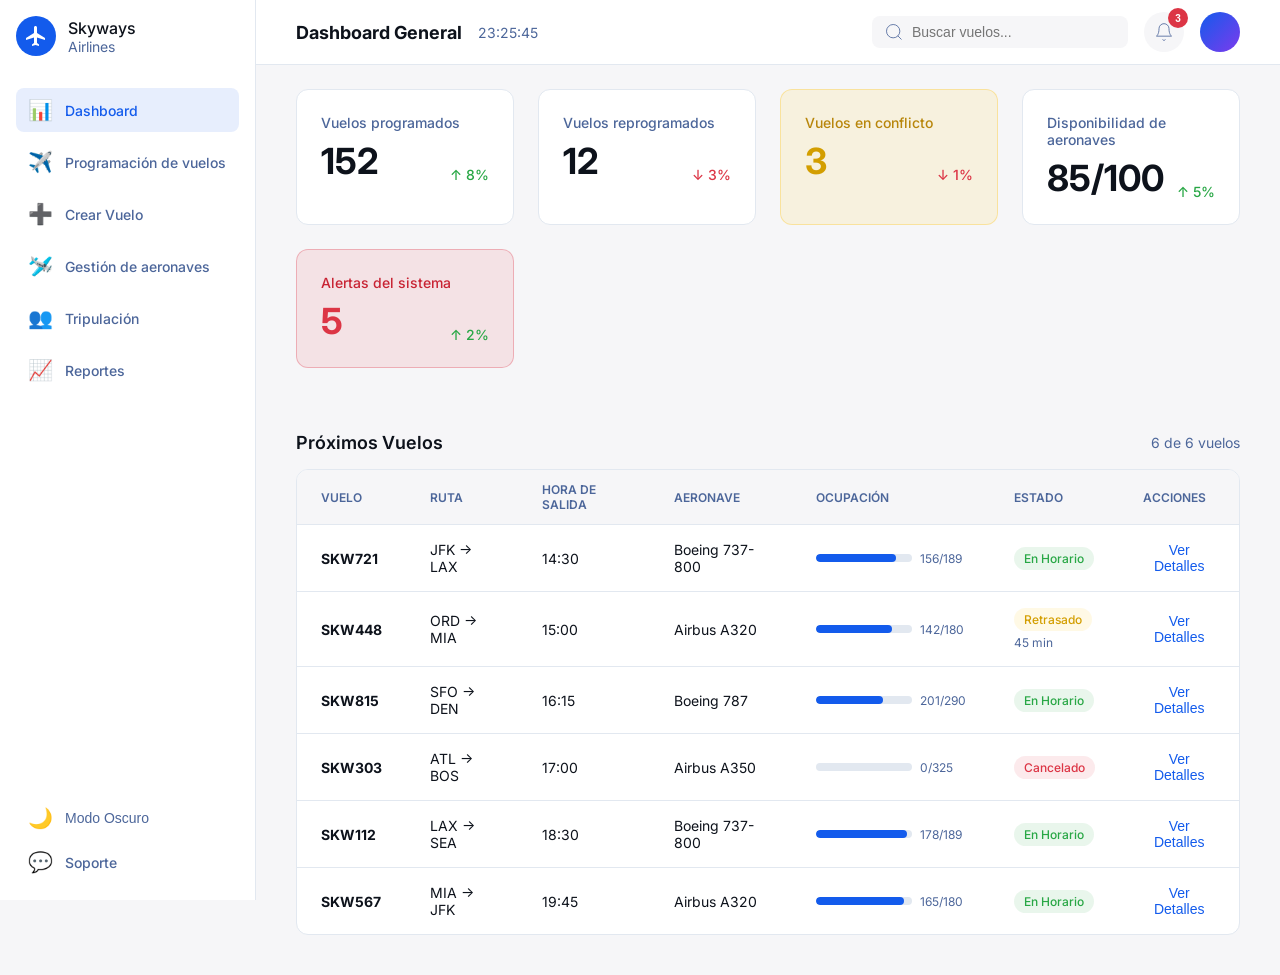
<file: index.html>
<!DOCTYPE html>
<html lang="es">
<head>
    <meta charset="UTF-8">
    <meta name="viewport" content="width=device-width, initial-scale=1.0">
    <title>Dashboard General - Skyways Airlines</title>
    <link rel="stylesheet" href="dashboard.css">
    <link href="https://fonts.googleapis.com/css2?family=Inter:wght@400;500;600;700&display=swap" rel="stylesheet">
</head>
<body>
    <div class="container">
        <!-- Sidebar -->
        <aside class="sidebar">
            <div class="sidebar-content">
                <div class="logo-section">
                    <div class="logo-icon">
                        <svg viewBox="0 0 24 24" fill="currentColor">
                            <path d="M21 16v-2l-8-5V3.5c0-.83-.67-1.5-1.5-1.5S10 2.67 10 3.5V9l-8 5v2l8-2.5V19l-2 1.5V22l3.5-1 3.5 1v-1.5L13 19v-5.5l8 2.5z"/>
                        </svg>
                    </div>
                    <div class="logo-text">
                        <h1>Skyways</h1>
                        <p>Airlines</p>
                    </div>
                </div>

                <nav class="nav-menu">
                    <a href="index.html" class="nav-item active">
                        <span class="nav-icon">📊</span>
                        <span>Dashboard</span>
                    </a>
                    <a href="listaVuelos.html" class="nav-item">
                        <span class="nav-icon">✈️</span>
                        <span>Programación de vuelos</span>
                    </a>
                    <a href="nuevoVuelo.html" class="nav-item">
                        <span class="nav-icon">➕</span>
                        <span>Crear Vuelo</span>
                    </a>
                    <a href="gestionAeronaves.html" class="nav-item">
                        <span class="nav-icon">🛩️</span>
                        <span>Gestión de aeronaves</span>
                    </a>
                    <a href="tripulacion.html" class="nav-item">
                        <span class="nav-icon">👥</span>
                        <span>Tripulación</span>
                    </a>
                    <a href="reportes.html" class="nav-item">
                        <span class="nav-icon">📈</span>
                        <span>Reportes</span>
                    </a>
                </nav>
            </div>

            <div class="sidebar-footer">
                <button class="nav-item" id="themeToggle">
                    <span class="nav-icon" id="themeIcon">🌙</span>
                    <span id="themeText">Modo Oscuro</span>
                </button>
                <a href="https://wa.link/crq4a2" class="nav-item">
                    <span class="nav-icon">💬</span>
                    <span>Soporte</span>
                </a>
                
            </div>
        </aside>

        <!-- Main Content -->
        <main class="main-content">
            <!-- Top Navigation -->
            <header class="top-nav">
                <div class="nav-left">
                    <h2>Dashboard General</h2>
                    <span class="current-time" id="currentTime"></span>
                </div>
                <div class="nav-right">
                    <div class="search-box">
                        <svg class="search-icon" viewBox="0 0 24 24" fill="none" stroke="currentColor">
                            <circle cx="11" cy="11" r="8"/>
                            <path d="m21 21-4.35-4.35"/>
                        </svg>
                        <input type="text" id="searchInput" placeholder="Buscar vuelos...">
                    </div>
                    <button class="notification-btn" id="notificationBtn">
                        <svg viewBox="0 0 24 24" fill="none" stroke="currentColor">
                            <path d="M18 8A6 6 0 0 0 6 8c0 7-3 9-3 9h18s-3-2-3-9"/>
                            <path d="M13.73 21a2 2 0 0 1-3.46 0"/>
                        </svg>
                        <span class="notification-badge" id="notificationBadge">0</span>
                    </button>
                    <div class="user-avatar"></div>

                    <!-- Notification Panel -->
                    <div class="notification-panel" id="notificationPanel">
                        <div class="notification-header">
                            <h3>Notificaciones</h3>
                            <button class="mark-all-read" id="markAllRead">Marcar todas como leídas</button>
                        </div>
                        <div class="notification-list" id="notificationList"></div>
                    </div>
                </div>
            </header>

            <!-- Stats Grid -->
            <div class="stats-grid" id="statsGrid">
                <!-- Stats cards will be generated by JavaScript -->
            </div>

            <!-- Flights Table -->
            <section class="flights-section">
                <div class="section-header">
                    <h3>Próximos Vuelos</h3>
                    <span class="flight-count" id="flightCount"></span>
                </div>
                <div class="table-container">
                    <table class="flights-table">
                        <thead>
                            <tr>
                                <th>Vuelo</th>
                                <th>Ruta</th>
                                <th>Hora de Salida</th>
                                <th>Aeronave</th>
                                <th>Ocupación</th>
                                <th>Estado</th>
                                <th>Acciones</th>
                            </tr>
                        </thead>
                        <tbody id="flightsTableBody">
                            <!-- Rows will be generated by JavaScript -->
                        </tbody>
                    </table>
                </div>
            </section>
        </main>
    </div>

    <script src="dashboard.js"></script>
</body>
</html>
</file>
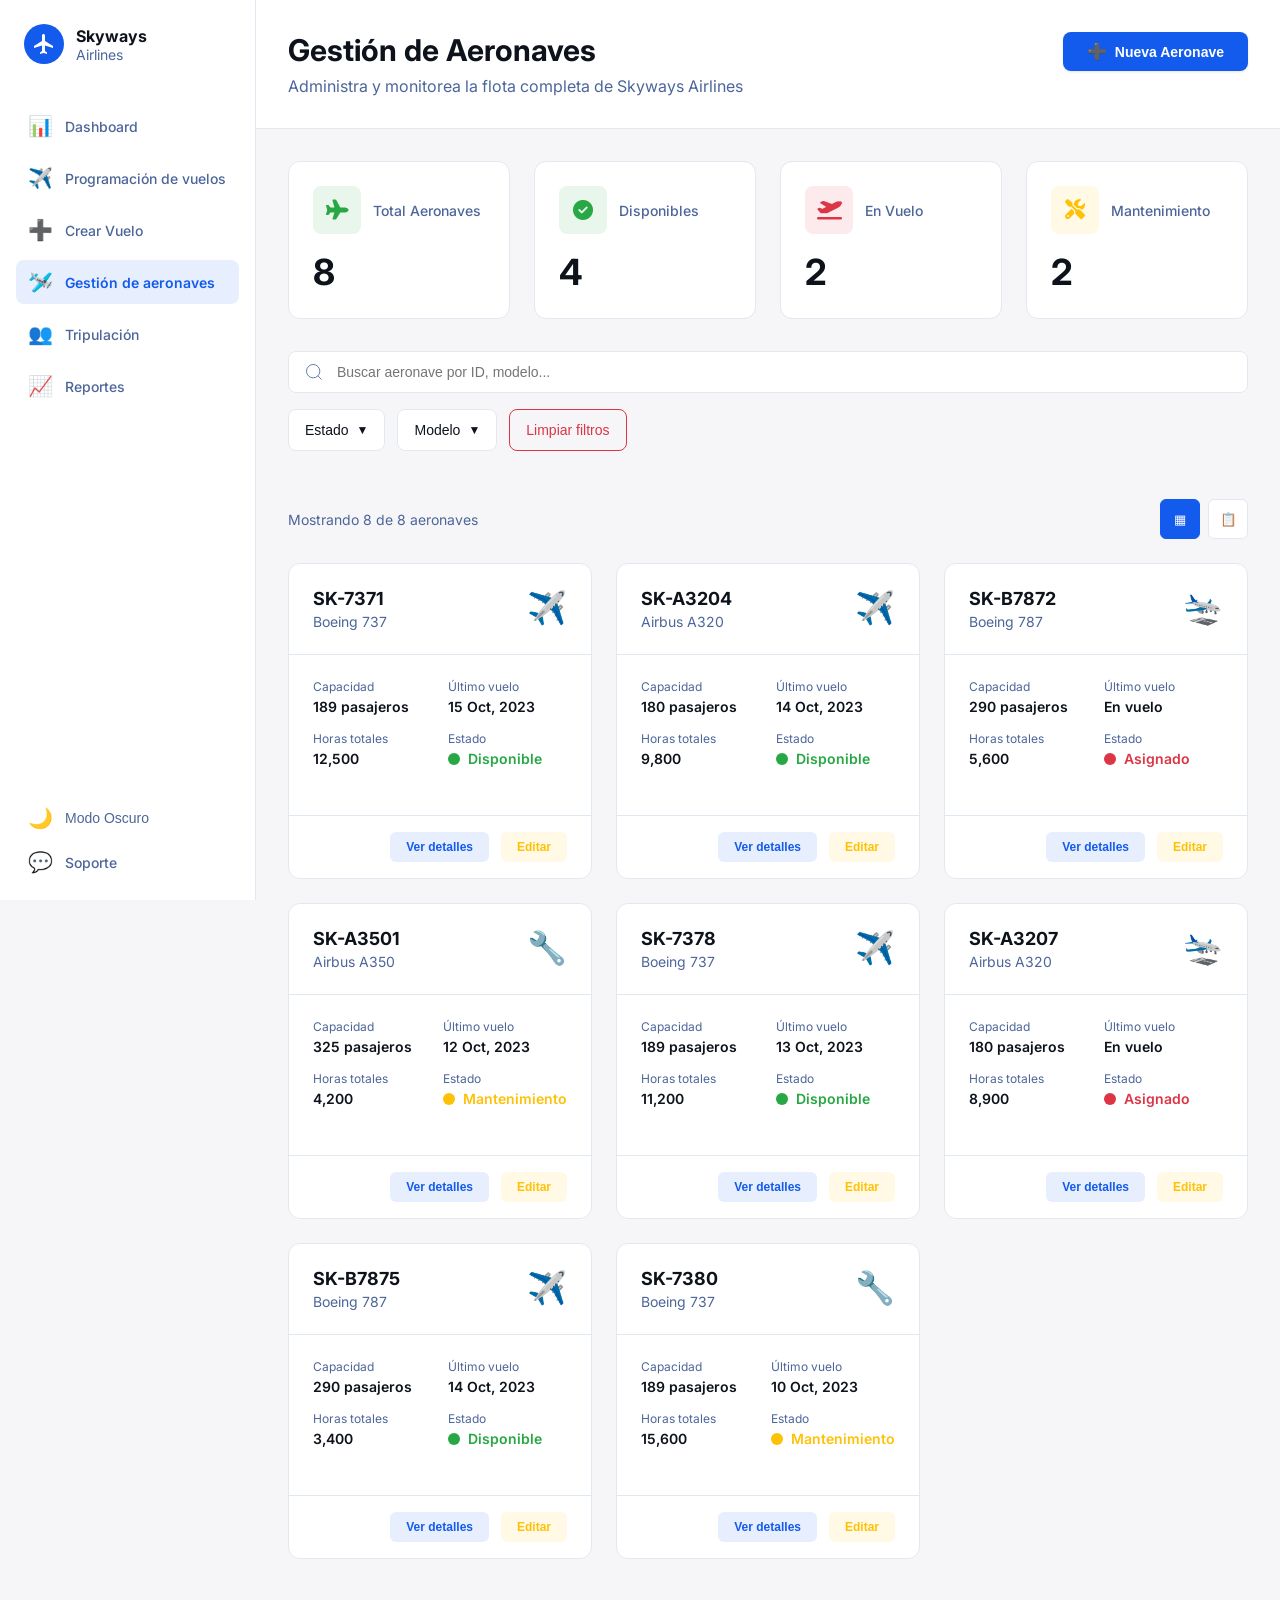
<file: gestionAeronaves.html>
<!DOCTYPE html>
<html lang="es">
<head>
    <meta charset="UTF-8">
    <meta name="viewport" content="width=device-width, initial-scale=1.0">
    <title>Gestión de Aeronaves - Skyways Airlines</title>
    <link rel="stylesheet" href="gestionAeronaves.css">
    <link href="https://fonts.googleapis.com/css2?family=Inter:wght@400;500;700;900&display=swap" rel="stylesheet">
    <link rel="stylesheet" href="https://cdnjs.cloudflare.com/ajax/libs/font-awesome/6.4.0/css/all.min.css">
</head>
<body>
    <div class="container">
        <!-- Sidebar -->
        <aside class="sidebar">
            <div class="sidebar-content">
                <div class="logo-section">
                    <div class="logo-icon">
                        <svg viewBox="0 0 24 24" fill="currentColor">
                            <path d="M21 16v-2l-8-5V3.5c0-.83-.67-1.5-1.5-1.5S10 2.67 10 3.5V9l-8 5v2l8-2.5V19l-2 1.5V22l3.5-1 3.5 1v-1.5L13 19v-5.5l8 2.5z"/>
                        </svg>
                    </div>
                    <div class="logo-text">
                        <h1>Skyways</h1>
                        <p>Airlines</p>
                    </div>
                </div>

                <nav class="nav-menu">
                    <a href="index.html" class="nav-item">
                        <span class="nav-icon">📊</span>
                        <span>Dashboard</span>
                    </a>
                    <a href="listaVuelos.html" class="nav-item">
                        <span class="nav-icon">✈️</span>
                        <span>Programación de vuelos</span>
                    </a>
                    <a href="nuevoVuelo.html" class="nav-item">
                        <span class="nav-icon">➕</span>
                        <span>Crear Vuelo</span>
                    </a>
                    <a href="gestionAeronaves.html" class="nav-item active">
                        <span class="nav-icon">🛩️</span>
                        <span>Gestión de aeronaves</span>
                    </a>
                    <a href="tripulacion.html" class="nav-item">
                        <span class="nav-icon">👥</span>
                        <span>Tripulación</span>
                    </a>
                    <a href="reportes.html" class="nav-item">
                        <span class="nav-icon">📈</span>
                        <span>Reportes</span>
                    </a>
                </nav>
            </div>

            <div class="sidebar-footer">
                <button class="nav-item" id="themeToggle">
                    <span class="nav-icon" id="themeIcon">🌙</span>
                    <span id="themeText">Modo Oscuro</span>
                </button>
                <a href="https://wa.link/crq4a2" class="nav-item">
                    <span class="nav-icon">💬</span>
                    <span>Soporte</span>
                </a>
                
            </div>
        </aside>

        <!-- Main Content -->
        <main class="main-content">
            <!-- Header -->
            <header class="page-header">
                <div class="header-content">
                    <div class="header-text">
                        <h1>Gestión de Aeronaves</h1>
                        <p>Administra y monitorea la flota completa de Skyways Airlines</p>
                    </div>
                    <button class="btn-primary" id="addAircraftBtn">
                        <span class="btn-icon">➕</span>
                        <span>Nueva Aeronave</span>
                    </button>
                </div>
            </header>

            <!-- Stats Overview -->
            <div class="stats-overview">
                <div class="stat-card">
                    <div class="stat-header">
                        <span class="stat-icon" style="background-color: rgba(40, 167, 69, 0.1); color: var(--success);">
                            <i class="fas fa-plane"></i>
                        </span>
                        <span class="stat-title">Total Aeronaves</span>
                    </div>
                    <div class="stat-footer">
                        <span class="stat-value" id="totalAircraft">8</span>
                    </div>
                </div>

                <div class="stat-card">
                    <div class="stat-header">
                        <span class="stat-icon" style="background-color: rgba(40, 167, 69, 0.1); color: var(--success);">
                            <i class="fas fa-check-circle"></i>
                        </span>
                        <span class="stat-title">Disponibles</span>
                    </div>
                    <div class="stat-footer">
                        <span class="stat-value" id="availableAircraft">4</span>
                    </div>
                </div>

                <div class="stat-card">
                    <div class="stat-header">
                        <span class="stat-icon" style="background-color: rgba(220, 53, 69, 0.1); color: var(--danger);">
                            <i class="fas fa-plane-departure"></i>
                        </span>
                        <span class="stat-title">En Vuelo</span>
                    </div>
                    <div class="stat-footer">
                        <span class="stat-value" id="inFlightAircraft">2</span>
                    </div>
                </div>

                <div class="stat-card">
                    <div class="stat-header">
                        <span class="stat-icon" style="background-color: rgba(255, 193, 7, 0.1); color: var(--warning);">
                            <i class="fas fa-tools"></i>
                        </span>
                        <span class="stat-title">Mantenimiento</span>
                    </div>
                    <div class="stat-footer">
                        <span class="stat-value" id="maintenanceAircraft">2</span>
                    </div>
                </div>
            </div>

            <!-- Filters and Actions -->
            <section class="filters-section">
                <div class="search-container">
                    <div class="search-box">
                        <svg class="search-icon" viewBox="0 0 24 24" fill="none" stroke="currentColor">
                            <circle cx="11" cy="11" r="8"/>
                            <path d="m21 21-4.35-4.35"/>
                        </svg>
                        <input type="text" id="searchInput" placeholder="Buscar aeronave por ID, modelo...">
                    </div>
                </div>

                <div class="filter-buttons">
                    <div class="filter-dropdown">
                        <button class="filter-btn" id="statusFilterBtn">
                            <span>Estado</span>
                            <span class="dropdown-icon">▼</span>
                        </button>
                        <div class="dropdown-menu" id="statusFilterMenu">
                            <button class="dropdown-item" data-filter="status" data-value="all">Todos los estados</button>
                            <button class="dropdown-item" data-filter="status" data-value="available">Disponible</button>
                            <button class="dropdown-item" data-filter="status" data-value="assigned">Asignado</button>
                            <button class="dropdown-item" data-filter="status" data-value="maintenance">Mantenimiento</button>
                        </div>
                    </div>

                    <div class="filter-dropdown">
                        <button class="filter-btn" id="modelFilterBtn">
                            <span>Modelo</span>
                            <span class="dropdown-icon">▼</span>
                        </button>
                        <div class="dropdown-menu" id="modelFilterMenu">
                            <button class="dropdown-item" data-filter="model" data-value="all">Todos los modelos</button>
                            <button class="dropdown-item" data-filter="model" data-value="Boeing 737">Boeing 737</button>
                            <button class="dropdown-item" data-filter="model" data-value="Airbus A320">Airbus A320</button>
                            <button class="dropdown-item" data-filter="model" data-value="Boeing 787">Boeing 787</button>
                            <button class="dropdown-item" data-filter="model" data-value="Airbus A350">Airbus A350</button>
                        </div>
                    </div>

                    <button class="clear-filters-btn" id="clearFiltersBtn">
                        <span>Limpiar filtros</span>
                    </button>
                </div>
            </section>

            <!-- Active Filters -->
            <div class="active-filters" id="activeFilters"></div>

            <!-- Aircraft Grid -->
            <section class="aircraft-section">
                <div class="table-header">
                    <div class="results-info">
                        <span id="resultsCount">Mostrando 8 de 8 aeronaves</span>
                    </div>
                    <div class="view-controls">
                        <button class="view-btn active" id="gridViewBtn">
                            <span>▦</span>
                        </button>
                        <button class="view-btn" id="listViewBtn">
                            <span>📋</span>
                        </button>
                    </div>
                </div>

                <!-- Grid View -->
                <div class="aircraft-grid" id="aircraftGrid">
                    <!-- Aircraft cards will be generated by JavaScript -->
                </div>

                <!-- List View (Hidden by default) -->
                <div class="aircraft-list hidden" id="aircraftList">
                    <div class="list-header">
                        <div class="list-column">ID / Modelo</div>
                        <div class="list-column">Capacidad</div>
                        <div class="list-column">Estado</div>
                        <div class="list-column">Último Vuelo</div>
                        <div class="list-column">Horas Totales</div>
                        <div class="list-column">Acciones</div>
                    </div>
                    <div class="list-body" id="aircraftListBody">
                        <!-- List rows will be generated by JavaScript -->
                    </div>
                </div>
            </section>
        </main>
    </div>

    <!-- Modal for Aircraft Details -->
    <div class="modal" id="aircraftModal">
        <div class="modal-content">
            <div class="modal-header">
                <h2 id="modalTitle">Detalles de Aeronave</h2>
                <button class="modal-close" id="modalClose">&times;</button>
            </div>
            <div class="modal-body" id="modalBody">
                <!-- Content generated by JavaScript -->
            </div>
            <div class="modal-footer">
                <button class="btn-secondary" id="modalCancelBtn">Cerrar</button>
                <button class="btn-danger" id="modalDeleteBtn">Eliminar</button>
                <button class="btn-primary" id="modalEditBtn">Editar</button>
            </div>
        </div>
    </div>

    <!-- Modal for Add/Edit Aircraft -->
    <div class="modal" id="editAircraftModal">
        <div class="modal-content">
            <div class="modal-header">
                <h2 id="editModalTitle">Nueva Aeronave</h2>
                <button class="modal-close" id="editModalClose">&times;</button>
            </div>
            <div class="modal-body">
                <form id="aircraftForm">
                    <div class="form-grid">
                        <div class="form-group">
                            <label for="aircraftId">ID de Aeronave <span class="required">*</span></label>
                            <input type="text" id="aircraftId" name="aircraftId" required placeholder="Ej: SK-7371">
                            <span class="error-message" id="aircraftIdError"></span>
                        </div>

                        <div class="form-group">
                            <label for="aircraftModel">Modelo <span class="required">*</span></label>
                            <select id="aircraftModel" name="aircraftModel" required>
                                <option value="">Seleccione modelo</option>
                                <option value="Boeing 737">Boeing 737</option>
                                <option value="Airbus A320">Airbus A320</option>
                                <option value="Boeing 787">Boeing 787</option>
                                <option value="Airbus A350">Airbus A350</option>
                                <option value="Boeing 777">Boeing 777</option>
                                <option value="Airbus A330">Airbus A330</option>
                            </select>
                            <span class="error-message" id="aircraftModelError"></span>
                        </div>

                        <div class="form-group">
                            <label for="aircraftCapacity">Capacidad <span class="required">*</span></label>
                            <input type="number" id="aircraftCapacity" name="aircraftCapacity" required min="50" max="600" placeholder="Ej: 189">
                            <span class="error-message" id="aircraftCapacityError"></span>
                        </div>

                        <div class="form-group">
                            <label for="aircraftStatus">Estado <span class="required">*</span></label>
                            <select id="aircraftStatus" name="aircraftStatus" required>
                                <option value="">Seleccione estado</option>
                                <option value="available">Disponible</option>
                                <option value="assigned">Asignado</option>
                                <option value="maintenance">Mantenimiento</option>
                            </select>
                            <span class="error-message" id="aircraftStatusError"></span>
                        </div>

                        <div class="form-group full-width">
                            <label for="aircraftManufactureDate">Fecha de Fabricación</label>
                            <input type="date" id="aircraftManufactureDate" name="aircraftManufactureDate">
                        </div>

                        <div class="form-group">
                            <label for="aircraftHours">Horas de Vuelo</label>
                            <input type="number" id="aircraftHours" name="aircraftHours" min="0" placeholder="Ej: 12500">
                        </div>

                        <div class="form-group">
                            <label for="aircraftLastMaintenance">Último Mantenimiento</label>
                            <input type="date" id="aircraftLastMaintenance" name="aircraftLastMaintenance">
                        </div>

                        <div class="form-group full-width">
                            <label for="aircraftNotes">Notas</label>
                            <textarea id="aircraftNotes" name="aircraftNotes" rows="3" placeholder="Información adicional sobre la aeronave..."></textarea>
                        </div>
                    </div>
                </form>
            </div>
            <div class="modal-footer">
                <button class="btn-secondary" id="editModalCancelBtn">Cancelar</button>
                <button class="btn-primary" id="editModalSaveBtn">Guardar Aeronave</button>
            </div>
        </div>
    </div>

    <!-- Loading Overlay -->
    <div class="loading-overlay" id="loadingOverlay">
        <div class="spinner"></div>
        <p>Procesando...</p>
    </div>

    <script src="gestionAeronaves.js"></script>
</body>
</html>
</file>
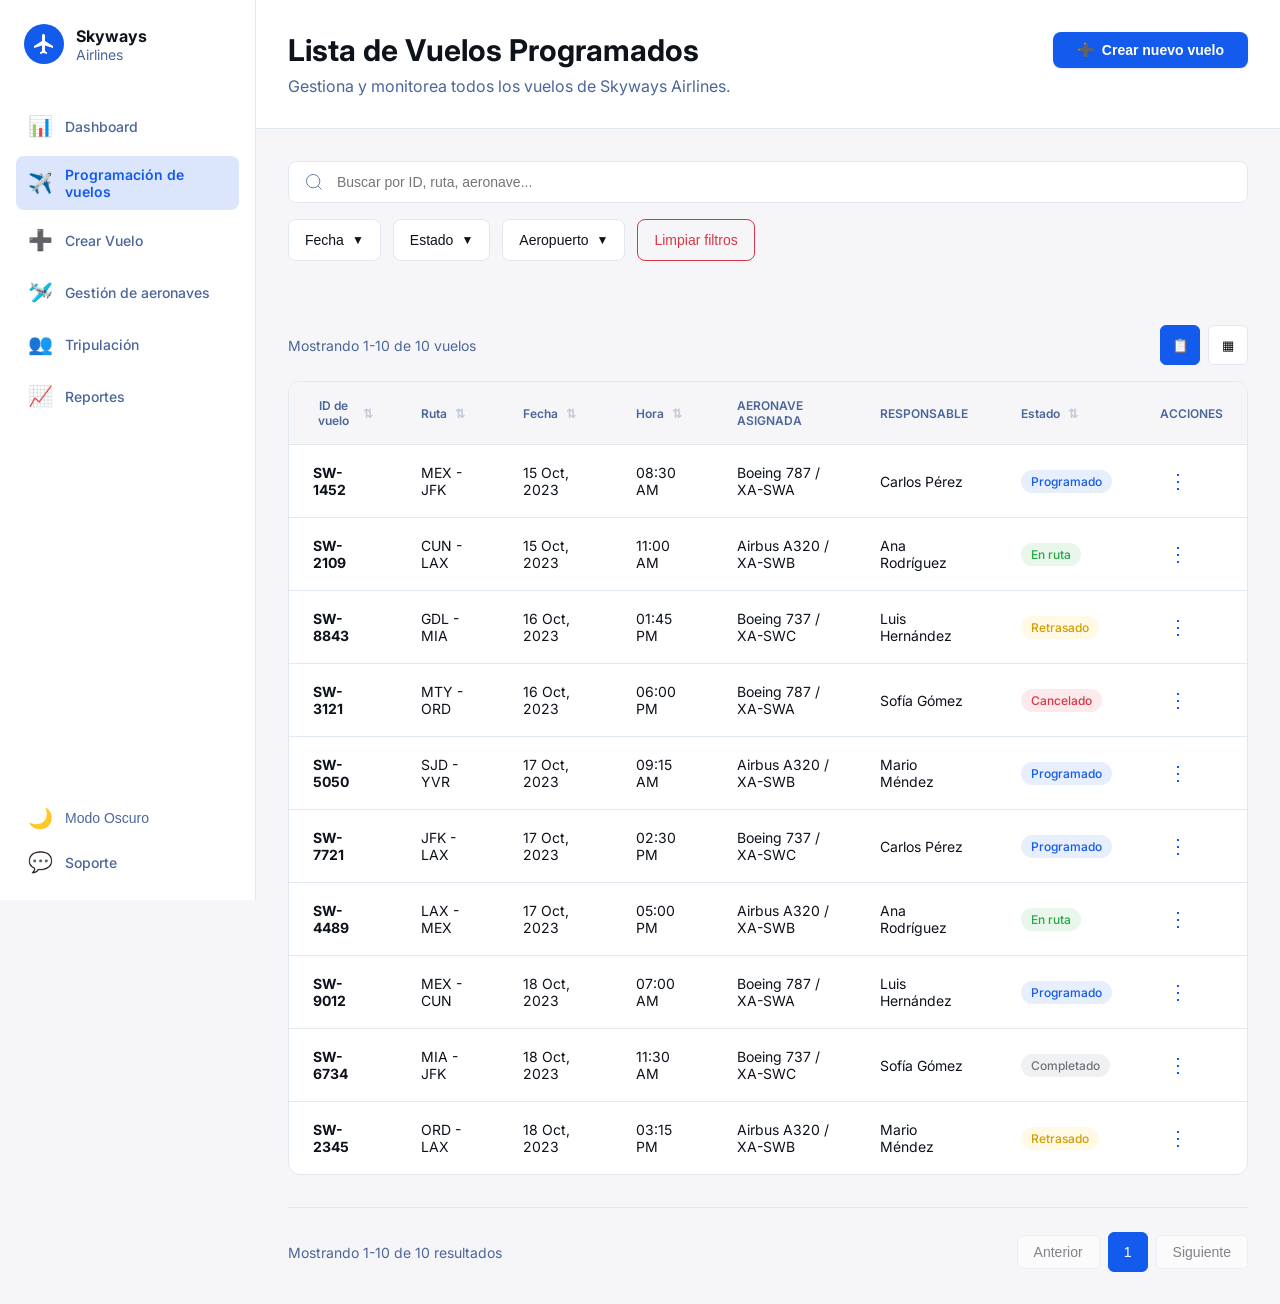
<file: listaVuelos.html>
<!DOCTYPE html>
<html lang="es">
<head>
    <meta charset="UTF-8">
    <meta name="viewport" content="width=device-width, initial-scale=1.0">
    <title>Lista de Vuelos Programados - Skyways Airlines</title>
    <link rel="stylesheet" href="listaVuelos.css">
    <link href="https://fonts.googleapis.com/css2?family=Inter:wght@400;500;700;900&display=swap" rel="stylesheet">
</head>
<body>
    <div class="container">
        <!-- Sidebar -->
        <aside class="sidebar">
            <div class="sidebar-content">
                <div class="logo-section">
                    <div class="logo-icon">
                        <svg viewBox="0 0 24 24" fill="currentColor">
                            <path d="M21 16v-2l-8-5V3.5c0-.83-.67-1.5-1.5-1.5S10 2.67 10 3.5V9l-8 5v2l8-2.5V19l-2 1.5V22l3.5-1 3.5 1v-1.5L13 19v-5.5l8 2.5z"/>
                        </svg>
                    </div>
                    <div class="logo-text">
                        <h1>Skyways</h1>
                        <p>Airlines</p>
                    </div>
                </div>

                <nav class="nav-menu">
                    <a href="index.html" class="nav-item">
                        <span class="nav-icon">📊</span>
                        <span>Dashboard</span>
                    </a>
                    <a href="listaVuelos.html" class="nav-item active">
                        <span class="nav-icon">✈️</span>
                        <span>Programación de vuelos</span>
                    </a>
                    <a href="nuevoVuelo.html" class="nav-item">
                        <span class="nav-icon">➕</span>
                        <span>Crear Vuelo</span>
                    </a>
                    <a href="gestionAeronaves.html" class="nav-item">
                        <span class="nav-icon">🛩️</span>
                        <span>Gestión de aeronaves</span>
                    </a>
                    <a href="tripulacion.html" class="nav-item">
                        <span class="nav-icon">👥</span>
                        <span>Tripulación</span>
                    </a>
                    <a href="reportes.html" class="nav-item">
                        <span class="nav-icon">📈</span>
                        <span>Reportes</span>
                    </a>
                </nav>
            </div>

            <div class="sidebar-footer">
                <button class="nav-item" id="themeToggle">
                    <span class="nav-icon" id="themeIcon">🌙</span>
                    <span id="themeText">Modo Oscuro</span>
                </button>
                <a href="https://wa.link/crq4a2" class="nav-item">
                    <span class="nav-icon">💬</span>
                    <span>Soporte</span>
                </a>
            
            </div>
        </aside>

        <!-- Main Content -->
        <main class="main-content">
            <!-- Header -->
            <header class="page-header">
                <div class="header-content">
                    <div class="header-text">
                        <h1>Lista de Vuelos Programados</h1>
                        <p>Gestiona y monitorea todos los vuelos de Skyways Airlines.</p>
                    </div>
                    <button class="btn-primary" id="createFlightBtn">
                        <span class="btn-icon">➕</span>
                        <span>Crear nuevo vuelo</span>
                    </button>
                </div>
            </header>

            <!-- Filters and Search -->
            <section class="filters-section">
                <div class="search-container">
                    <div class="search-box">
                        <svg class="search-icon" viewBox="0 0 24 24" fill="none" stroke="currentColor">
                            <circle cx="11" cy="11" r="8"/>
                            <path d="m21 21-4.35-4.35"/>
                        </svg>
                        <input type="text" id="searchInput" placeholder="Buscar por ID, ruta, aeronave...">
                    </div>
                </div>

                <div class="filter-buttons">
                    <div class="filter-dropdown">
                        <button class="filter-btn" id="dateFilterBtn">
                            <span>Fecha</span>
                            <span class="dropdown-icon">▼</span>
                        </button>
                        <div class="dropdown-menu" id="dateFilterMenu">
                            <button class="dropdown-item" data-filter="date" data-value="all">Todas las fechas</button>
                            <button class="dropdown-item" data-filter="date" data-value="today">Hoy</button>
                            <button class="dropdown-item" data-filter="date" data-value="tomorrow">Mañana</button>
                            <button class="dropdown-item" data-filter="date" data-value="week">Esta semana</button>
                        </div>
                    </div>

                    <div class="filter-dropdown">
                        <button class="filter-btn" id="statusFilterBtn">
                            <span>Estado</span>
                            <span class="dropdown-icon">▼</span>
                        </button>
                        <div class="dropdown-menu" id="statusFilterMenu">
                            <button class="dropdown-item" data-filter="status" data-value="all">Todos</button>
                            <button class="dropdown-item" data-filter="status" data-value="scheduled">Programado</button>
                            <button class="dropdown-item" data-filter="status" data-value="in-route">En ruta</button>
                            <button class="dropdown-item" data-filter="status" data-value="delayed">Retrasado</button>
                            <button class="dropdown-item" data-filter="status" data-value="cancelled">Cancelado</button>
                            <button class="dropdown-item" data-filter="status" data-value="completed">Completado</button>
                        </div>
                    </div>

                    <div class="filter-dropdown">
                        <button class="filter-btn" id="airportFilterBtn">
                            <span>Aeropuerto</span>
                            <span class="dropdown-icon">▼</span>
                        </button>
                        <div class="dropdown-menu" id="airportFilterMenu">
                            <button class="dropdown-item" data-filter="airport" data-value="all">Todos</button>
                            <button class="dropdown-item" data-filter="airport" data-value="JFK">JFK - Nueva York</button>
                            <button class="dropdown-item" data-filter="airport" data-value="LAX">LAX - Los Angeles</button>
                            <button class="dropdown-item" data-filter="airport" data-value="MEX">MEX - Ciudad de México</button>
                            <button class="dropdown-item" data-filter="airport" data-value="CUN">CUN - Cancún</button>
                            <button class="dropdown-item" data-filter="airport" data-value="MIA">MIA - Miami</button>
                        </div>
                    </div>

                    <button class="clear-filters-btn" id="clearFiltersBtn">
                        <span>Limpiar filtros</span>
                    </button>
                </div>
            </section>

            <!-- Active Filters -->
            <div class="active-filters" id="activeFilters"></div>

            <!-- Flights Table -->
            <section class="table-section">
                <div class="table-header">
                    <div class="results-info">
                        <span id="resultsCount">Mostrando 0 de 0 vuelos</span>
                    </div>
                    <div class="view-controls">
                        <button class="view-btn active" id="tableViewBtn">
                            <span>📋</span>
                        </button>
                        <button class="view-btn" id="cardViewBtn">
                            <span>▦</span>
                        </button>
                    </div>
                </div>

                <div class="table-container" id="tableView">
                    <table class="flights-table">
                        <thead>
                            <tr>
                                <th>
                                    <button class="sort-btn" data-sort="id">
                                        ID de vuelo <span class="sort-icon"></span>
                                    </button>
                                </th>
                                <th>
                                    <button class="sort-btn" data-sort="route">
                                        Ruta <span class="sort-icon"></span>
                                    </button>
                                </th>
                                <th>
                                    <button class="sort-btn" data-sort="date">
                                        Fecha <span class="sort-icon"></span>
                                    </button>
                                </th>
                                <th>
                                    <button class="sort-btn" data-sort="time">
                                        Hora <span class="sort-icon"></span>
                                    </button>
                                </th>
                                <th>Aeronave asignada</th>
                                <th>Responsable</th>
                                <th>
                                    <button class="sort-btn" data-sort="status">
                                        Estado <span class="sort-icon"></span>
                                    </button>
                                </th>
                                <th>Acciones</th>
                            </tr>
                        </thead>
                        <tbody id="flightsTableBody">
                            <!-- Rows generated by JavaScript -->
                        </tbody>
                    </table>
                </div>

                <!-- Card View (Hidden by default) -->
                <div class="cards-container hidden" id="cardView"></div>

                <!-- Pagination -->
                <div class="pagination" id="pagination">
                    <div class="pagination-info">
                        <span id="paginationInfo">Mostrando 1-10 de 20 resultados</span>
                    </div>
                    <div class="pagination-controls">
                        <button class="pagination-btn" id="prevBtn" disabled>Anterior</button>
                        <div class="pagination-numbers" id="paginationNumbers"></div>
                        <button class="pagination-btn" id="nextBtn">Siguiente</button>
                    </div>
                </div>
            </section>
        </main>
    </div>

    <!-- Modal for Flight Details -->
    <div class="modal" id="flightModal">
        <div class="modal-content">
            <div class="modal-header">
                <h2 id="modalTitle">Detalles del Vuelo</h2>
                <button class="modal-close" id="modalClose">&times;</button>
            </div>
            <div class="modal-body" id="modalBody">
                <!-- Content generated by JavaScript -->
            </div>
            <div class="modal-footer">
                <button class="btn-secondary" id="modalCancelBtn">Cerrar</button>
                <button class="btn-primary" id="modalEditBtn">Editar Vuelo</button>
            </div>
        </div>
    </div>

    <script src="listaVuelos.js"></script>
</body>
</html>
</file>
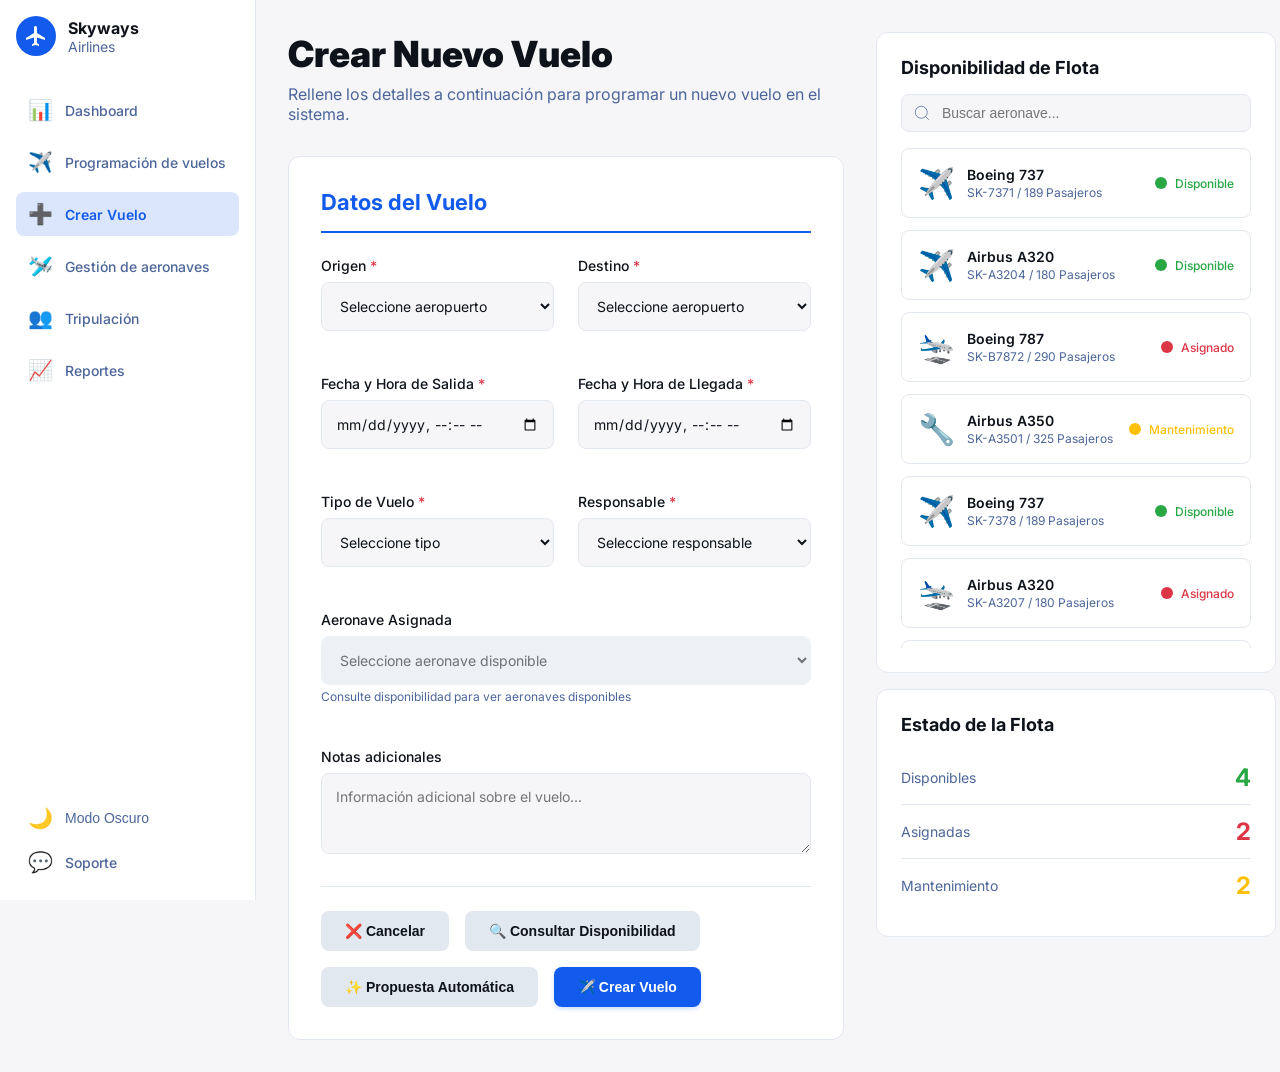
<file: nuevoVuelo.html>
<!DOCTYPE html>
<html lang="es">
<head>
    <meta charset="UTF-8">
    <meta name="viewport" content="width=device-width, initial-scale=1.0">
    <title>Crear Nuevo Vuelo - Skyways Airlines</title>
    <link rel="stylesheet" href="nuevoVuelo.css">
    <link href="https://fonts.googleapis.com/css2?family=Inter:wght@400;500;700;900&display=swap" rel="stylesheet">
</head>
<body>
    <div class="container">
        <!-- Sidebar -->
        <aside class="sidebar">
            <div class="sidebar-content">
                <div class="logo-section">
                    <div class="logo-icon">
                        <svg viewBox="0 0 24 24" fill="currentColor">
                            <path d="M21 16v-2l-8-5V3.5c0-.83-.67-1.5-1.5-1.5S10 2.67 10 3.5V9l-8 5v2l8-2.5V19l-2 1.5V22l3.5-1 3.5 1v-1.5L13 19v-5.5l8 2.5z"/>
                        </svg>
                    </div>
                    <div class="logo-text">
                        <h1>Skyways</h1>
                        <p>Airlines</p>
                    </div>
                </div>

                <nav class="nav-menu">
                    <a href="index.html" class="nav-item">
                        <span class="nav-icon">📊</span>
                        <span>Dashboard</span>
                    </a>
                    <a href="listaVuelos.html" class="nav-item">
                        <span class="nav-icon">✈️</span>
                        <span>Programación de vuelos</span>
                    </a>
                    <a href="nuevoVuelo.html" class="nav-item active">
                        <span class="nav-icon">➕</span>
                        <span>Crear Vuelo</span>
                    </a>
                    <a href="gestionAeronaves.html" class="nav-item">
                        <span class="nav-icon">🛩️</span>
                        <span>Gestión de aeronaves</span>
                    </a>
                    <a href="tripulacion.html" class="nav-item">
                        <span class="nav-icon">👥</span>
                        <span>Tripulación</span>
                    </a>
                    <a href="reportes.html" class="nav-item">
                        <span class="nav-icon">📈</span>
                        <span>Reportes</span>
                    </a>
                </nav>
            </div>

            <div class="sidebar-footer">
                <button class="nav-item" id="themeToggle">
                    <span class="nav-icon" id="themeIcon">🌙</span>
                    <span id="themeText">Modo Oscuro</span>
                </button>
                <a href="https://wa.link/crq4a2" class="nav-item">
                    <span class="nav-icon">💬</span>
                    <span>Soporte</span>
                </a>
                
            </div>
        </aside>

        <!-- Main Content -->
        <main class="main-content">
            <div class="content-wrapper">
                <!-- Left Column - Form -->
                <div class="form-section">
                    <!-- Header -->
                    <div class="page-header">
                        <h1>Crear Nuevo Vuelo</h1>
                        <p>Rellene los detalles a continuación para programar un nuevo vuelo en el sistema.</p>
                    </div>

                    <!-- Form Card -->
                    <div class="form-card">
                        <form id="flightForm">
                            <!-- Flight Details Section -->
                            <div class="form-section-header">
                                <h2>Datos del Vuelo</h2>
                            </div>

                            <div class="form-grid">
                                <!-- Origin -->
                                <div class="form-group">
                                    <label for="origin">
                                        Origen <span class="required">*</span>
                                    </label>
                                    <select id="origin" name="origin" required>
                                        <option value="">Seleccione aeropuerto</option>
                                        <option value="JFK">JFK - Nueva York</option>
                                        <option value="LAX">LAX - Los Angeles</option>
                                        <option value="MEX">MEX - Ciudad de México</option>
                                        <option value="CUN">CUN - Cancún</option>
                                        <option value="GDL">GDL - Guadalajara</option>
                                        <option value="MIA">MIA - Miami</option>
                                        <option value="ORD">ORD - Chicago</option>
                                        <option value="MTY">MTY - Monterrey</option>
                                    </select>
                                    <span class="error-message" id="originError"></span>
                                </div>

                                <!-- Destination -->
                                <div class="form-group">
                                    <label for="destination">
                                        Destino <span class="required">*</span>
                                    </label>
                                    <select id="destination" name="destination" required>
                                        <option value="">Seleccione aeropuerto</option>
                                        <option value="JFK">JFK - Nueva York</option>
                                        <option value="LAX">LAX - Los Angeles</option>
                                        <option value="MEX">MEX - Ciudad de México</option>
                                        <option value="CUN">CUN - Cancún</option>
                                        <option value="GDL">GDL - Guadalajara</option>
                                        <option value="MIA">MIA - Miami</option>
                                        <option value="ORD">ORD - Chicago</option>
                                        <option value="MTY">MTY - Monterrey</option>
                                    </select>
                                    <span class="error-message" id="destinationError"></span>
                                </div>

                                <!-- Departure Date -->
                                <div class="form-group">
                                    <label for="departureDate">
                                        Fecha y Hora de Salida <span class="required">*</span>
                                    </label>
                                    <input type="datetime-local" id="departureDate" name="departureDate" required>
                                    <span class="error-message" id="departureDateError"></span>
                                </div>

                                <!-- Arrival Date -->
                                <div class="form-group">
                                    <label for="arrivalDate">
                                        Fecha y Hora de Llegada <span class="required">*</span>
                                    </label>
                                    <input type="datetime-local" id="arrivalDate" name="arrivalDate" required>
                                    <span class="error-message" id="arrivalDateError"></span>
                                </div>

                                <!-- Flight Type -->
                                <div class="form-group">
                                    <label for="flightType">
                                        Tipo de Vuelo <span class="required">*</span>
                                    </label>
                                    <select id="flightType" name="flightType" required>
                                        <option value="">Seleccione tipo</option>
                                        <option value="comercial">Comercial</option>
                                        <option value="carga">Carga</option>
                                        <option value="privado">Privado</option>
                                    </select>
                                    <span class="error-message" id="flightTypeError"></span>
                                </div>

                                <!-- Responsible -->
                                <div class="form-group">
                                    <label for="responsible">
                                        Responsable <span class="required">*</span>
                                    </label>
                                    <select id="responsible" name="responsible" required>
                                        <option value="">Seleccione responsable</option>
                                        <option value="Ana Torres">Ana Torres</option>
                                        <option value="Carlos Ruiz">Carlos Ruiz</option>
                                        <option value="Elena Gomez">Elena Gomez</option>
                                        <option value="Luis Hernández">Luis Hernández</option>
                                        <option value="Sofía Gómez">Sofía Gómez</option>
                                    </select>
                                    <span class="error-message" id="responsibleError"></span>
                                </div>

                                <!-- Aircraft (Initially disabled) -->
                                <div class="form-group full-width">
                                    <label for="aircraft">
                                        Aeronave Asignada
                                    </label>
                                    <select id="aircraft" name="aircraft" disabled>
                                        <option value="">Seleccione aeronave disponible</option>
                                    </select>
                                    <span class="info-message">Consulte disponibilidad para ver aeronaves disponibles</span>
                                    <span class="error-message" id="aircraftError"></span>
                                </div>

                                <!-- Notes -->
                                <div class="form-group full-width">
                                    <label for="notes">
                                        Notas adicionales
                                    </label>
                                    <textarea id="notes" name="notes" rows="3" placeholder="Información adicional sobre el vuelo..."></textarea>
                                </div>
                            </div>

                            <!-- Action Buttons -->
                            <div class="form-actions">
                                <button type="button" class="btn-secondary" id="cancelBtn">
                                    ❌ Cancelar
                                </button>
                                <button type="button" class="btn-secondary" id="checkAvailabilityBtn">
                                    🔍 Consultar Disponibilidad
                                </button>
                                <button type="button" class="btn-secondary" id="autoProposalBtn">
                                    ✨ Propuesta Automática
                                </button>
                                <button type="submit" class="btn-primary" id="submitBtn">
                                    ✈️ Crear Vuelo
                                </button>
                            </div>
                        </form>
                    </div>
                </div>

                <!-- Right Column - Fleet Availability -->
                <aside class="fleet-sidebar">
                    <div class="fleet-card">
                        <h3>Disponibilidad de Flota</h3>
                        
                        <!-- Search -->
                        <div class="search-box">
                            <svg class="search-icon" viewBox="0 0 24 24" fill="none" stroke="currentColor">
                                <circle cx="11" cy="11" r="8"/>
                                <path d="m21 21-4.35-4.35"/>
                            </svg>
                            <input type="text" id="fleetSearch" placeholder="Buscar aeronave...">
                        </div>

                        <!-- Fleet List -->
                        <div class="fleet-list" id="fleetList">
                            <!-- Aircraft items will be generated by JavaScript -->
                        </div>
                    </div>

                    <!-- Quick Stats -->
                    <div class="stats-card">
                        <h4>Estado de la Flota</h4>
                        <div class="stat-item">
                            <span class="stat-label">Disponibles</span>
                            <span class="stat-value available" id="availableCount">0</span>
                        </div>
                        <div class="stat-item">
                            <span class="stat-label">Asignadas</span>
                            <span class="stat-value assigned" id="assignedCount">0</span>
                        </div>
                        <div class="stat-item">
                            <span class="stat-label">Mantenimiento</span>
                            <span class="stat-value maintenance" id="maintenanceCount">0</span>
                        </div>
                    </div>
                </aside>
            </div>
        </main>
    </div>

    <!-- Success Modal -->
    <div class="modal" id="successModal">
        <div class="modal-content success">
            <div class="modal-icon">✅</div>
            <h2>¡Vuelo Creado Exitosamente!</h2>
            <p id="successMessage"></p>
            <div class="modal-actions">
                <button class="btn-secondary" id="viewListBtn">Ver Lista de Vuelos</button>
                <button class="btn-primary" id="createAnotherBtn">Crear Otro Vuelo</button>
            </div>
        </div>
    </div>

    <!-- Availability Modal -->
    <div class="modal" id="availabilityModal">
        <div class="modal-content">
            <div class="modal-header">
                <h2>Aeronaves Disponibles</h2>
                <button class="modal-close" id="availabilityModalClose">&times;</button>
            </div>
            <div class="modal-body" id="availabilityModalBody">
                <!-- Content generated by JavaScript -->
            </div>
        </div>
    </div>

    <!-- Loading Overlay -->
    <div class="loading-overlay" id="loadingOverlay">
        <div class="spinner"></div>
        <p>Consultando disponibilidad...</p>
    </div>

    <script src="nuevoVuelo.js"></script>
</body>
</html>
</file>
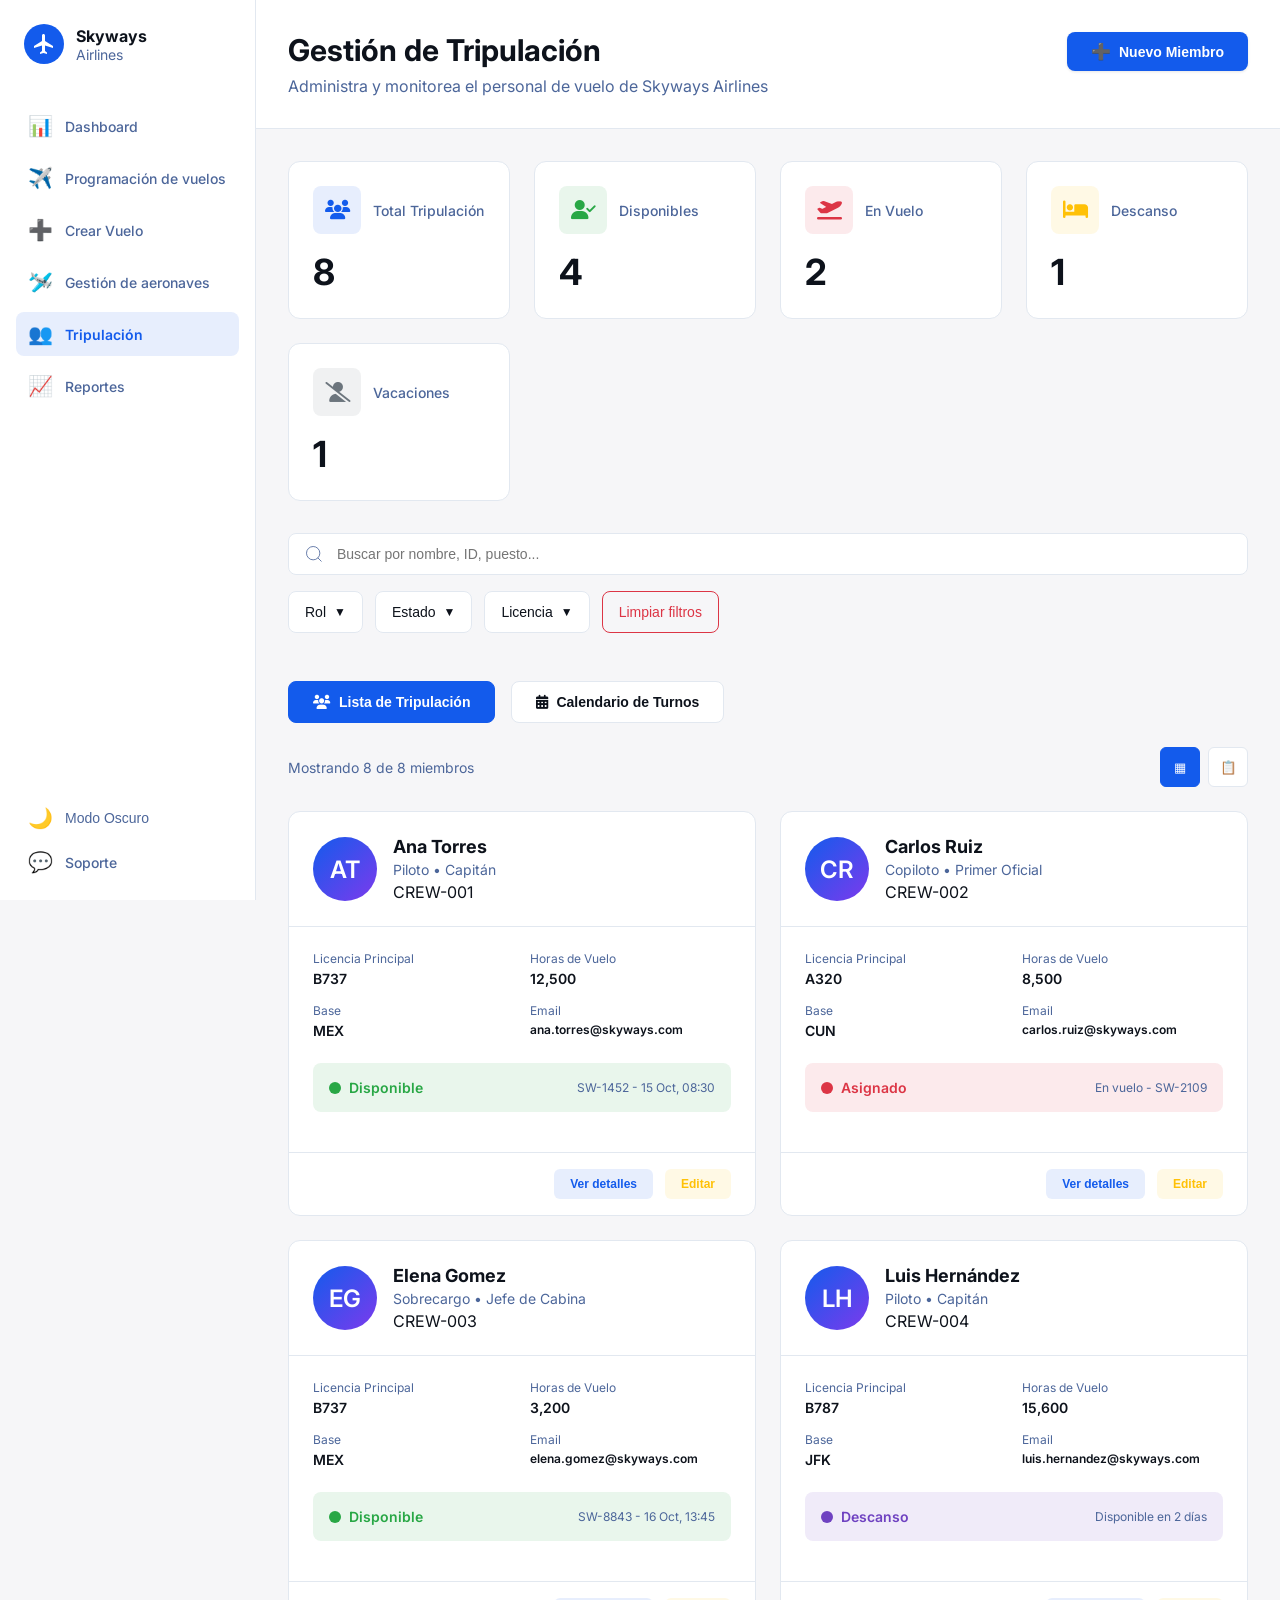
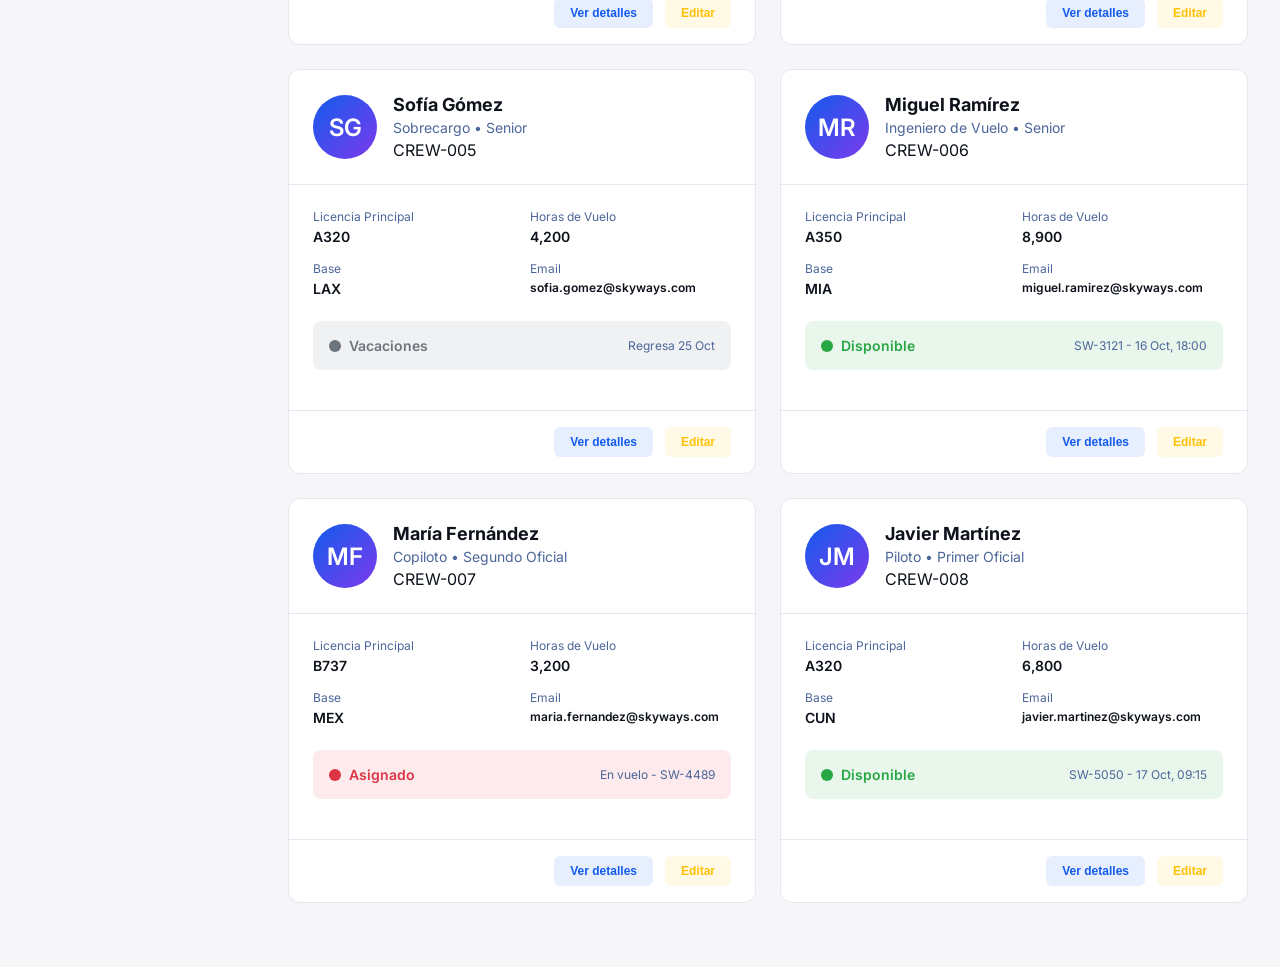
<file: tripulacion.html>
<!DOCTYPE html>
<html lang="es">
<head>
    <meta charset="UTF-8">
    <meta name="viewport" content="width=device-width, initial-scale=1.0">
    <title>Gestión de Tripulación - Skyways Airlines</title>
    <link rel="stylesheet" href="tripulacion.css">
    <link href="https://fonts.googleapis.com/css2?family=Inter:wght@400;500;700;900&display=swap" rel="stylesheet">
    <link rel="stylesheet" href="https://cdnjs.cloudflare.com/ajax/libs/font-awesome/6.4.0/css/all.min.css">
</head>
<body>
    <div class="container">
        <!-- Sidebar -->
        <aside class="sidebar">
            <div class="sidebar-content">
                <div class="logo-section">
                    <div class="logo-icon">
                        <svg viewBox="0 0 24 24" fill="currentColor">
                            <path d="M21 16v-2l-8-5V3.5c0-.83-.67-1.5-1.5-1.5S10 2.67 10 3.5V9l-8 5v2l8-2.5V19l-2 1.5V22l3.5-1 3.5 1v-1.5L13 19v-5.5l8 2.5z"/>
                        </svg>
                    </div>
                    <div class="logo-text">
                        <h1>Skyways</h1>
                        <p>Airlines</p>
                    </div>
                </div>

                <nav class="nav-menu">
                    <a href="index.html" class="nav-item">
                        <span class="nav-icon">📊</span>
                        <span>Dashboard</span>
                    </a>
                    <a href="listaVuelos.html" class="nav-item">
                        <span class="nav-icon">✈️</span>
                        <span>Programación de vuelos</span>
                    </a>
                    <a href="nuevoVuelo.html" class="nav-item">
                        <span class="nav-icon">➕</span>
                        <span>Crear Vuelo</span>
                    </a>
                    <a href="gestionAeronaves.html" class="nav-item">
                        <span class="nav-icon">🛩️</span>
                        <span>Gestión de aeronaves</span>
                    </a>
                    <a href="tripulacion.html" class="nav-item active">
                        <span class="nav-icon">👥</span>
                        <span>Tripulación</span>
                    </a>
                    <a href="reportes.html" class="nav-item">
                        <span class="nav-icon">📈</span>
                        <span>Reportes</span>
                    </a>
                </nav>
            </div>

            <div class="sidebar-footer">
                <button class="nav-item" id="themeToggle">
                    <span class="nav-icon" id="themeIcon">🌙</span>
                    <span id="themeText">Modo Oscuro</span>
                </button>
                <a href="https://wa.link/crq4a2" class="nav-item">
                    <span class="nav-icon">💬</span>
                    <span>Soporte</span>
                </a>
            
            </div>
        </aside>

        <!-- Main Content -->
        <main class="main-content">
            <!-- Header -->
            <header class="page-header">
                <div class="header-content">
                    <div class="header-text">
                        <h1>Gestión de Tripulación</h1>
                        <p>Administra y monitorea el personal de vuelo de Skyways Airlines</p>
                    </div>
                    <button class="btn-primary" id="addCrewBtn">
                        <span class="btn-icon">➕</span>
                        <span>Nuevo Miembro</span>
                    </button>
                </div>
            </header>

            <!-- Stats Overview -->
            <div class="stats-overview">
                <div class="stat-card">
                    <div class="stat-header">
                        <span class="stat-icon" style="background-color: rgba(19, 91, 236, 0.1); color: var(--primary);">
                            <i class="fas fa-users"></i>
                        </span>
                        <span class="stat-title">Total Tripulación</span>
                    </div>
                    <div class="stat-footer">
                        <span class="stat-value" id="totalCrew">24</span>
                    </div>
                </div>

                <div class="stat-card">
                    <div class="stat-header">
                        <span class="stat-icon" style="background-color: rgba(40, 167, 69, 0.1); color: var(--success);">
                            <i class="fas fa-user-check"></i>
                        </span>
                        <span class="stat-title">Disponibles</span>
                    </div>
                    <div class="stat-footer">
                        <span class="stat-value" id="availableCrew">18</span>
                    </div>
                </div>

                <div class="stat-card">
                    <div class="stat-header">
                        <span class="stat-icon" style="background-color: rgba(220, 53, 69, 0.1); color: var(--danger);">
                            <i class="fas fa-plane-departure"></i>
                        </span>
                        <span class="stat-title">En Vuelo</span>
                    </div>
                    <div class="stat-footer">
                        <span class="stat-value" id="onFlightCrew">4</span>
                    </div>
                </div>

                <div class="stat-card">
                    <div class="stat-header">
                        <span class="stat-icon" style="background-color: rgba(255, 193, 7, 0.1); color: var(--warning);">
                            <i class="fas fa-bed"></i>
                        </span>
                        <span class="stat-title">Descanso</span>
                    </div>
                    <div class="stat-footer">
                        <span class="stat-value" id="restingCrew">2</span>
                    </div>
                </div>

                <div class="stat-card">
                    <div class="stat-header">
                        <span class="stat-icon" style="background-color: rgba(108, 117, 125, 0.1); color: #6c757d;">
                            <i class="fas fa-user-slash"></i>
                        </span>
                        <span class="stat-title">Vacaciones</span>
                    </div>
                    <div class="stat-footer">
                        <span class="stat-value" id="vacationCrew">3</span>
                    </div>
                </div>
            </div>

            <!-- Filters and Actions -->
            <section class="filters-section">
                <div class="search-container">
                    <div class="search-box">
                        <svg class="search-icon" viewBox="0 0 24 24" fill="none" stroke="currentColor">
                            <circle cx="11" cy="11" r="8"/>
                            <path d="m21 21-4.35-4.35"/>
                        </svg>
                        <input type="text" id="searchInput" placeholder="Buscar por nombre, ID, puesto...">
                    </div>
                </div>

                <div class="filter-buttons">
                    <div class="filter-dropdown">
                        <button class="filter-btn" id="roleFilterBtn">
                            <span>Rol</span>
                            <span class="dropdown-icon">▼</span>
                        </button>
                        <div class="dropdown-menu" id="roleFilterMenu">
                            <button class="dropdown-item" data-filter="role" data-value="all">Todos los roles</button>
                            <button class="dropdown-item" data-filter="role" data-value="piloto">Pilotos</button>
                            <button class="dropdown-item" data-filter="role" data-value="copiloto">Copilotos</button>
                            <button class="dropdown-item" data-filter="role" data-value="sobrecargo">Sobrecargos</button>
                            <button class="dropdown-item" data-filter="role" data-value="ingeniero">Ingenieros</button>
                        </div>
                    </div>

                    <div class="filter-dropdown">
                        <button class="filter-btn" id="statusFilterBtn">
                            <span>Estado</span>
                            <span class="dropdown-icon">▼</span>
                        </button>
                        <div class="dropdown-menu" id="statusFilterMenu">
                            <button class="dropdown-item" data-filter="status" data-value="all">Todos los estados</button>
                            <button class="dropdown-item" data-filter="status" data-value="available">Disponible</button>
                            <button class="dropdown-item" data-filter="status" data-value="assigned">Asignado</button>
                            <button class="dropdown-item" data-filter="status" data-value="resting">Descanso</button>
                            <button class="dropdown-item" data-filter="status" data-value="vacation">Vacaciones</button>
                        </div>
                    </div>

                    <div class="filter-dropdown">
                        <button class="filter-btn" id="licenseFilterBtn">
                            <span>Licencia</span>
                            <span class="dropdown-icon">▼</span>
                        </button>
                        <div class="dropdown-menu" id="licenseFilterMenu">
                            <button class="dropdown-item" data-filter="license" data-value="all">Todas las licencias</button>
                            <button class="dropdown-item" data-filter="license" data-value="B737">Boeing 737</button>
                            <button class="dropdown-item" data-filter="license" data-value="A320">Airbus A320</button>
                            <button class="dropdown-item" data-filter="license" data-value="B787">Boeing 787</button>
                            <button class="dropdown-item" data-filter="license" data-value="A350">Airbus A350</button>
                        </div>
                    </div>

                    <button class="clear-filters-btn" id="clearFiltersBtn">
                        <span>Limpiar filtros</span>
                    </button>
                </div>
            </section>

            <!-- Active Filters -->
            <div class="active-filters" id="activeFilters"></div>

            <!-- Schedule View Toggle -->
            <div class="view-toggle">
                <button class="view-toggle-btn active" id="crewViewBtn">
                    <i class="fas fa-users"></i>
                    <span>Lista de Tripulación</span>
                </button>
                <button class="view-toggle-btn" id="scheduleViewBtn">
                    <i class="fas fa-calendar-alt"></i>
                    <span>Calendario de Turnos</span>
                </button>
            </div>

            <!-- Crew Grid -->
            <section class="crew-section">
                <div class="table-header">
                    <div class="results-info">
                        <span id="resultsCount">Mostrando 24 de 24 miembros</span>
                    </div>
                    <div class="view-controls">
                        <button class="view-btn active" id="gridViewBtn">
                            <span>▦</span>
                        </button>
                        <button class="view-btn" id="listViewBtn">
                            <span>📋</span>
                        </button>
                    </div>
                </div>

                <!-- Grid View -->
                <div class="crew-grid" id="crewGrid">
                    <!-- Crew cards will be generated by JavaScript -->
                </div>

                <!-- List View (Hidden by default) -->
                <div class="crew-list hidden" id="crewList">
                    <div class="list-header">
                        <div class="list-column">Miembro</div>
                        <div class="list-column">Rol</div>
                        <div class="list-column">Licencias</div>
                        <div class="list-column">Horas Voladas</div>
                        <div class="list-column">Estado</div>
                        <div class="list-column">Próximo Vuelo</div>
                        <div class="list-column">Acciones</div>
                    </div>
                    <div class="list-body" id="crewListBody">
                        <!-- List rows will be generated by JavaScript -->
                    </div>
                </div>

                <!-- Schedule View (Hidden by default) -->
                <div class="schedule-view hidden" id="scheduleView">
                    <div class="schedule-header">
                        <div class="schedule-nav">
                            <button class="schedule-nav-btn" id="prevWeekBtn">
                                <i class="fas fa-chevron-left"></i>
                            </button>
                            <h3 id="scheduleTitle">Semana del 16 al 22 de Octubre, 2023</h3>
                            <button class="schedule-nav-btn" id="nextWeekBtn">
                                <i class="fas fa-chevron-right"></i>
                            </button>
                        </div>
                        <div class="schedule-legend">
                            <div class="legend-item">
                                <span class="legend-color available"></span>
                                <span>Disponible</span>
                            </div>
                            <div class="legend-item">
                                <span class="legend-color assigned"></span>
                                <span>Asignado</span>
                            </div>
                            <div class="legend-item">
                                <span class="legend-color resting"></span>
                                <span>Descanso</span>
                            </div>
                            <div class="legend-item">
                                <span class="legend-color vacation"></span>
                                <span>Vacaciones</span>
                            </div>
                        </div>
                    </div>
                    <div class="schedule-table" id="scheduleTable">
                        <!-- Schedule will be generated by JavaScript -->
                    </div>
                </div>
            </section>
        </main>
    </div>

    <!-- Modal for Crew Details -->
    <div class="modal" id="crewModal">
        <div class="modal-content">
            <div class="modal-header">
                <h2 id="modalTitle">Detalles del Miembro</h2>
                <button class="modal-close" id="modalClose">&times;</button>
            </div>
            <div class="modal-body" id="modalBody">
                <!-- Content generated by JavaScript -->
            </div>
            <div class="modal-footer">
                <button class="btn-secondary" id="modalCancelBtn">Cerrar</button>
                <button class="btn-danger" id="modalDeleteBtn">Eliminar</button>
                <button class="btn-primary" id="modalEditBtn">Editar</button>
            </div>
        </div>
    </div>

    <!-- Modal for Add/Edit Crew -->
    <div class="modal" id="editCrewModal">
        <div class="modal-content">
            <div class="modal-header">
                <h2 id="editModalTitle">Nuevo Miembro</h2>
                <button class="modal-close" id="editModalClose">&times;</button>
            </div>
            <div class="modal-body">
                <form id="crewForm">
                    <div class="form-tabs">
                        <button type="button" class="tab-btn active" data-tab="personal">Información Personal</button>
                        <button type="button" class="tab-btn" data-tab="professional">Información Profesional</button>
                        <button type="button" class="tab-btn" data-tab="medical">Información Médica</button>
                    </div>

                    <div class="tab-content active" id="personalTab">
                        <div class="form-grid">
                            <div class="form-group">
                                <label for="crewId">ID de Tripulante <span class="required">*</span></label>
                                <input type="text" id="crewId" name="crewId" required placeholder="Ej: CREW-001">
                                <span class="error-message" id="crewIdError"></span>
                            </div>

                            <div class="form-group">
                                <label for="crewFirstName">Nombre <span class="required">*</span></label>
                                <input type="text" id="crewFirstName" name="crewFirstName" required placeholder="Ej: Ana">
                                <span class="error-message" id="crewFirstNameError"></span>
                            </div>

                            <div class="form-group">
                                <label for="crewLastName">Apellidos <span class="required">*</span></label>
                                <input type="text" id="crewLastName" name="crewLastName" required placeholder="Ej: Torres">
                                <span class="error-message" id="crewLastNameError"></span>
                            </div>

                            <div class="form-group">
                                <label for="crewEmail">Email <span class="required">*</span></label>
                                <input type="email" id="crewEmail" name="crewEmail" required placeholder="ejemplo@skyways.com">
                                <span class="error-message" id="crewEmailError"></span>
                            </div>

                            <div class="form-group">
                                <label for="crewPhone">Teléfono</label>
                                <input type="tel" id="crewPhone" name="crewPhone" placeholder="+52 123 456 7890">
                            </div>

                            <div class="form-group">
                                <label for="crewBirthDate">Fecha de Nacimiento</label>
                                <input type="date" id="crewBirthDate" name="crewBirthDate">
                            </div>

                            <div class="form-group">
                                <label for="crewNationality">Nacionalidad</label>
                                <select id="crewNationality" name="crewNationality">
                                    <option value="">Seleccionar</option>
                                    <option value="MX">Mexicana</option>
                                    <option value="US">Estadounidense</option>
                                    <option value="ES">Española</option>
                                    <option value="CO">Colombiana</option>
                                    <option value="AR">Argentina</option>
                                </select>
                            </div>

                            <div class="form-group full-width">
                                <label for="crewAddress">Dirección</label>
                                <textarea id="crewAddress" name="crewAddress" rows="2" placeholder="Dirección completa..."></textarea>
                            </div>
                        </div>
                    </div>

                    <div class="tab-content" id="professionalTab">
                        <div class="form-grid">
                            <div class="form-group">
                                <label for="crewRole">Rol <span class="required">*</span></label>
                                <select id="crewRole" name="crewRole" required>
                                    <option value="">Seleccionar rol</option>
                                    <option value="piloto">Piloto</option>
                                    <option value="copiloto">Copiloto</option>
                                    <option value="sobrecargo">Sobrecargo</option>
                                    <option value="ingeniero">Ingeniero de Vuelo</option>
                                    <option value="jefe">Jefe de Cabina</option>
                                </select>
                                <span class="error-message" id="crewRoleError"></span>
                            </div>

                            <div class="form-group">
                                <label for="crewRank">Rango</label>
                                <select id="crewRank" name="crewRank">
                                    <option value="">Seleccionar</option>
                                    <option value="capitan">Capitán</option>
                                    <option value="primer_oficial">Primer Oficial</option>
                                    <option value="segundo_oficial">Segundo Oficial</option>
                                    <option value="senior">Senior</option>
                                    <option value="junior">Junior</option>
                                </select>
                            </div>

                            <div class="form-group">
                                <label for="crewLicense">Licencia Principal <span class="required">*</span></label>
                                <select id="crewLicense" name="crewLicense" required>
                                    <option value="">Seleccionar licencia</option>
                                    <option value="B737">Boeing 737</option>
                                    <option value="A320">Airbus A320</option>
                                    <option value="B787">Boeing 787</option>
                                    <option value="A350">Airbus A350</option>
                                    <option value="B777">Boeing 777</option>
                                </select>
                                <span class="error-message" id="crewLicenseError"></span>
                            </div>

                            <div class="form-group">
                                <label for="crewAdditionalLicenses">Licencias Adicionales</label>
                                <div class="multi-select">
                                    <label class="checkbox-label">
                                        <input type="checkbox" name="additionalLicenses" value="B737"> Boeing 737
                                    </label>
                                    <label class="checkbox-label">
                                        <input type="checkbox" name="additionalLicenses" value="A320"> Airbus A320
                                    </label>
                                    <label class="checkbox-label">
                                        <input type="checkbox" name="additionalLicenses" value="B787"> Boeing 787
                                    </label>
                                    <label class="checkbox-label">
                                        <input type="checkbox" name="additionalLicenses" value="A350"> Airbus A350
                                    </label>
                                </div>
                            </div>

                            <div class="form-group">
                                <label for="crewFlightHours">Horas de Vuelo</label>
                                <input type="number" id="crewFlightHours" name="crewFlightHours" min="0" placeholder="Ej: 12500">
                            </div>

                            <div class="form-group">
                                <label for="crewHireDate">Fecha de Contratación</label>
                                <input type="date" id="crewHireDate" name="crewHireDate">
                            </div>

                            <div class="form-group">
                                <label for="crewStatus">Estado <span class="required">*</span></label>
                                <select id="crewStatus" name="crewStatus" required>
                                    <option value="">Seleccionar estado</option>
                                    <option value="available">Disponible</option>
                                    <option value="assigned">Asignado</option>
                                    <option value="resting">Descanso</option>
                                    <option value="vacation">Vacaciones</option>
                                    <option value="training">En Entrenamiento</option>
                                </select>
                                <span class="error-message" id="crewStatusError"></span>
                            </div>

                            <div class="form-group">
                                <label for="crewBase">Base de Operaciones</label>
                                <select id="crewBase" name="crewBase">
                                    <option value="">Seleccionar</option>
                                    <option value="MEX">MEX - Ciudad de México</option>
                                    <option value="CUN">CUN - Cancún</option>
                                    <option value="JFK">JFK - Nueva York</option>
                                    <option value="LAX">LAX - Los Ángeles</option>
                                    <option value="MIA">MIA - Miami</option>
                                </select>
                            </div>
                        </div>
                    </div>

                    <div class="tab-content" id="medicalTab">
                        <div class="form-grid">
                            <div class="form-group">
                                <label for="crewMedicalExpiry">Vencimiento Médico</label>
                                <input type="date" id="crewMedicalExpiry" name="crewMedicalExpiry">
                            </div>

                            <div class="form-group">
                                <label for="crewLastMedical">Último Examen</label>
                                <input type="date" id="crewLastMedical" name="crewLastMedical">
                            </div>

                            <div class="form-group">
                                <label for="crewBloodType">Tipo de Sangre</label>
                                <select id="crewBloodType" name="crewBloodType">
                                    <option value="">Desconocido</option>
                                    <option value="A+">A+</option>
                                    <option value="A-">A-</option>
                                    <option value="B+">B+</option>
                                    <option value="B-">B-</option>
                                    <option value="AB+">AB+</option>
                                    <option value="AB-">AB-</option>
                                    <option value="O+">O+</option>
                                    <option value="O-">O-</option>
                                </select>
                            </div>

                            <div class="form-group full-width">
                                <label for="crewAllergies">Alergias</label>
                                <textarea id="crewAllergies" name="crewAllergies" rows="2" placeholder="Lista de alergias conocidas..."></textarea>
                            </div>

                            <div class="form-group full-width">
                                <label for="crewMedicalNotes">Notas Médicas</label>
                                <textarea id="crewMedicalNotes" name="crewMedicalNotes" rows="3" placeholder="Información médica adicional..."></textarea>
                            </div>
                        </div>
                    </div>
                </form>
            </div>
            <div class="modal-footer">
                <button class="btn-secondary" id="editModalCancelBtn">Cancelar</button>
                <button class="btn-primary" id="editModalSaveBtn">Guardar Miembro</button>
            </div>
        </div>
    </div>

    <!-- Modal for Schedule Assignment -->
    <div class="modal" id="scheduleModal">
        <div class="modal-content">
            <div class="modal-header">
                <h2 id="scheduleModalTitle">Asignar Vuelo</h2>
                <button class="modal-close" id="scheduleModalClose">&times;</button>
            </div>
            <div class="modal-body">
                <form id="scheduleForm">
                    <div class="form-grid">
                        <div class="form-group">
                            <label for="scheduleCrew">Tripulante <span class="required">*</span></label>
                            <select id="scheduleCrew" name="scheduleCrew" required>
                                <option value="">Seleccionar tripulante</option>
                            </select>
                        </div>

                        <div class="form-group">
                            <label for="scheduleFlight">Vuelo <span class="required">*</span></label>
                            <select id="scheduleFlight" name="scheduleFlight" required>
                                <option value="">Seleccionar vuelo</option>
                                <option value="SW-1452">SW-1452 - MEX → JFK</option>
                                <option value="SW-2109">SW-2109 - CUN → LAX</option>
                                <option value="SW-8843">SW-8843 - GDL → MIA</option>
                                <option value="SW-3121">SW-3121 - MTY → ORD</option>
                                <option value="SW-5050">SW-5050 - SJD → YVR</option>
                            </select>
                        </div>

                        <div class="form-group">
                            <label for="scheduleDate">Fecha <span class="required">*</span></label>
                            <input type="date" id="scheduleDate" name="scheduleDate" required>
                        </div>

                        <div class="form-group">
                            <label for="scheduleRole">Rol en el Vuelo <span class="required">*</span></label>
                            <select id="scheduleRole" name="scheduleRole" required>
                                <option value="">Seleccionar rol</option>
                                <option value="piloto">Piloto al Mando</option>
                                <option value="copiloto">Copiloto</option>
                                <option value="sobrecargo">Sobrecargo</option>
                                <option value="jefe_cabina">Jefe de Cabina</option>
                            </select>
                        </div>

                        <div class="form-group">
                            <label for="scheduleStart">Hora de Inicio <span class="required">*</span></label>
                            <input type="time" id="scheduleStart" name="scheduleStart" required>
                        </div>

                        <div class="form-group">
                            <label for="scheduleEnd">Hora de Fin <span class="required">*</span></label>
                            <input type="time" id="scheduleEnd" name="scheduleEnd" required>
                        </div>

                        <div class="form-group full-width">
                            <label for="scheduleNotes">Notas</label>
                            <textarea id="scheduleNotes" name="scheduleNotes" rows="3" placeholder="Notas adicionales sobre la asignación..."></textarea>
                        </div>
                    </div>
                </form>
            </div>
            <div class="modal-footer">
                <button class="btn-secondary" id="scheduleModalCancelBtn">Cancelar</button>
                <button class="btn-primary" id="scheduleModalSaveBtn">Guardar Asignación</button>
            </div>
        </div>
    </div>

    <!-- Loading Overlay -->
    <div class="loading-overlay" id="loadingOverlay">
        <div class="spinner"></div>
        <p>Procesando...</p>
    </div>

    <script src="tripulacion.js"></script>
</body>
</html>
</file>
<file: dashboard.css>
/* Reset y Variables */
:root {
    --primary: #135bec;
    --bg-light: #f6f6f8;
    --bg-dark: #101622;
    --surface-light: #ffffff;
    --surface-dark: #1a1f2e;
    --text-light: #0d121b;
    --text-dark: #f8f9fc;
    --text-muted-light: #4c669a;
    --text-muted-dark: #a0b3d7;
    --border-light: #e2e8f0;
    --border-dark: #334155;
    --success: #28A745;
    --warning: #FFC107;
    --danger: #DC3545;
}

* {
    margin: 0;
    padding: 0;
    box-sizing: border-box;
}

body {
    font-family: 'Inter', sans-serif;
    background-color: var(--bg-light);
    color: var(--text-light);
    transition: background-color 0.3s, color 0.3s;
}

body.dark {
    background-color: var(--bg-dark);
    color: var(--text-dark);
}

/* Container Layout */
.container {
    display: flex;
    min-height: 100vh;
}

/* Sidebar */
.sidebar {
    width: 256px;
    background-color: var(--surface-light);
    border-right: 1px solid var(--border-light);
    display: flex;
    flex-direction: column;
    justify-content: space-between;
    padding: 1rem;
    position: sticky;
    top: 0;
    height: 100vh;
}

body.dark .sidebar {
    background-color: var(--surface-dark);
    border-color: var(--border-dark);
}

.sidebar-content {
    display: flex;
    flex-direction: column;
    gap: 2rem;
}

.logo-section {
    display: flex;
    align-items: center;
    gap: 0.75rem;
}

.logo-icon {
    width: 40px;
    height: 40px;
    background-color: var(--primary);
    border-radius: 50%;
    display: flex;
    align-items: center;
    justify-content: center;
    color: white;
}

.logo-icon svg {
    width: 24px;
    height: 24px;
}

.logo-text h1 {
    font-size: 1rem;
    font-weight: 500;
}

.logo-text p {
    font-size: 0.875rem;
    color: var(--text-muted-light);
}

body.dark .logo-text p {
    color: var(--text-muted-dark);
}

/* Navigation */
.nav-menu {
    display: flex;
    flex-direction: column;
    gap: 0.5rem;
}

.nav-item {
    display: flex;
    align-items: center;
    gap: 0.75rem;
    padding: 0.625rem 0.75rem;
    border-radius: 0.5rem;
    text-decoration: none;
    color: var(--text-muted-light);
    font-size: 0.875rem;
    font-weight: 500;
    transition: all 0.2s;
    cursor: pointer;
    border: none;
    background: none;
    width: 100%;
    text-align: left;
}

body.dark .nav-item {
    color: var(--text-muted-dark);
}

.nav-item:hover {
    background-color: rgba(19, 91, 236, 0.1);
}

.nav-item.active {
    background-color: rgba(19, 91, 236, 0.1);
    color: var(--primary);
}

.nav-icon {
    font-size: 1.25rem;
}

/* Main Content */
.main-content {
    flex: 1;
    display: flex;
    flex-direction: column;
}

/* Top Navigation */
.top-nav {
    background-color: var(--surface-light);
    border-bottom: 1px solid var(--border-light);
    padding: 0.75rem 2.5rem;
    display: flex;
    justify-content: space-between;
    align-items: center;
    position: sticky;
    top: 0;
    z-index: 10;
}

body.dark .top-nav {
    background-color: var(--surface-dark);
    border-color: var(--border-dark);
}

.nav-left {
    display: flex;
    align-items: center;
    gap: 1rem;
}

.nav-left h2 {
    font-size: 1.125rem;
    font-weight: 700;
}

.current-time {
    font-size: 0.875rem;
    color: var(--text-muted-light);
}

body.dark .current-time {
    color: var(--text-muted-dark);
}

.nav-right {
    display: flex;
    align-items: center;
    gap: 1rem;
    position: relative;
}

/* Search Box */
.search-box {
    position: relative;
    display: flex;
    align-items: center;
    min-width: 16rem;
}

.search-icon {
    position: absolute;
    left: 0.75rem;
    width: 1.25rem;
    height: 1.25rem;
    color: var(--text-muted-light);
}

body.dark .search-icon {
    color: var(--text-muted-dark);
}

.search-box input {
    width: 100%;
    padding: 0.5rem 0.5rem 0.5rem 2.5rem;
    border-radius: 0.5rem;
    border: none;
    background-color: var(--bg-light);
    color: var(--text-light);
    font-size: 0.875rem;
    outline: none;
}

body.dark .search-box input {
    background-color: #1e293b;
    color: var(--text-dark);
}

.search-box input:focus {
    box-shadow: 0 0 0 2px rgba(19, 91, 236, 0.5);
}

/* Notification Button */
.notification-btn {
    position: relative;
    width: 2.5rem;
    height: 2.5rem;
    border-radius: 50%;
    background-color: var(--bg-light);
    border: none;
    display: flex;
    align-items: center;
    justify-content: center;
    cursor: pointer;
    transition: all 0.2s;
}

body.dark .notification-btn {
    background-color: #1e293b;
}

.notification-btn:hover {
    background-color: var(--border-light);
}

body.dark .notification-btn:hover {
    background-color: #334155;
}

.notification-btn svg {
    width: 1.25rem;
    height: 1.25rem;
    color: var(--text-muted-light);
}

body.dark .notification-btn svg {
    color: var(--text-muted-dark);
}

.notification-badge {
    position: absolute;
    top: -4px;
    right: -4px;
    background-color: var(--danger);
    color: white;
    font-size: 0.625rem;
    font-weight: 700;
    width: 1.25rem;
    height: 1.25rem;
    border-radius: 50%;
    display: flex;
    align-items: center;
    justify-content: center;
}

.notification-badge.hidden {
    display: none;
}

/* Notification Panel */
.notification-panel {
    position: absolute;
    top: 3.5rem;
    right: 0;
    width: 20rem;
    background-color: var(--surface-light);
    border: 1px solid var(--border-light);
    border-radius: 0.75rem;
    box-shadow: 0 10px 25px rgba(0, 0, 0, 0.1);
    display: none;
    flex-direction: column;
    max-height: 24rem;
    z-index: 50;
}

body.dark .notification-panel {
    background-color: var(--surface-dark);
    border-color: var(--border-dark);
}

.notification-panel.show {
    display: flex;
}

.notification-header {
    padding: 1rem;
    border-bottom: 1px solid var(--border-light);
    display: flex;
    justify-content: space-between;
    align-items: center;
}

body.dark .notification-header {
    border-color: var(--border-dark);
}

.notification-header h3 {
    font-size: 0.875rem;
    font-weight: 600;
}

.mark-all-read {
    font-size: 0.75rem;
    color: var(--primary);
    background: none;
    border: none;
    cursor: pointer;
}

.notification-list {
    overflow-y: auto;
    max-height: 20rem;
}

.notification-item {
    padding: 1rem;
    border-bottom: 1px solid var(--border-light);
    cursor: pointer;
    transition: background-color 0.2s;
}

body.dark .notification-item {
    border-color: var(--border-dark);
}

.notification-item:hover {
    background-color: var(--bg-light);
}

body.dark .notification-item:hover {
    background-color: rgba(30, 41, 59, 0.5);
}

.notification-item.unread {
    background-color: rgba(19, 91, 236, 0.05);
}

.notification-item p {
    font-size: 0.875rem;
    margin-bottom: 0.25rem;
}

.notification-item span {
    font-size: 0.75rem;
    color: var(--text-muted-light);
}

body.dark .notification-item span {
    color: var(--text-muted-dark);
}

/* User Avatar */
.user-avatar {
    width: 2.5rem;
    height: 2.5rem;
    border-radius: 50%;
    background: linear-gradient(135deg, var(--primary), #7c3aed);
}

/* Stats Grid */
.stats-grid {
    display: grid;
    grid-template-columns: repeat(auto-fit, minmax(200px, 1fr));
    gap: 1.5rem;
    padding: 1.5rem 2.5rem;
}

.stat-card {
    background-color: var(--surface-light);
    border: 1px solid var(--border-light);
    border-radius: 0.75rem;
    padding: 1.5rem;
    display: flex;
    flex-direction: column;
    gap: 0.5rem;
}

body.dark .stat-card {
    background-color: var(--surface-dark);
    border-color: var(--border-dark);
}

.stat-card.warning {
    background-color: rgba(255, 193, 7, 0.1);
    border-color: rgba(255, 193, 7, 0.3);
}

.stat-card.danger {
    background-color: rgba(220, 53, 69, 0.1);
    border-color: rgba(220, 53, 69, 0.3);
}

.stat-header {
    display: flex;
    justify-content: space-between;
    align-items: center;
}

.stat-title {
    font-size: 0.875rem;
    font-weight: 500;
    color: var(--text-muted-light);
}

body.dark .stat-title {
    color: var(--text-muted-dark);
}

.stat-card.warning .stat-title {
    color: #b8860b;
}

.stat-card.danger .stat-title {
    color: #c82333;
}

.stat-footer {
    display: flex;
    justify-content: space-between;
    align-items: flex-end;
}

.stat-value {
    font-size: 2.25rem;
    font-weight: 700;
}

.stat-card.warning .stat-value {
    color: #d39e00;
}

.stat-card.danger .stat-value {
    color: var(--danger);
}

.stat-trend {
    display: flex;
    align-items: center;
    gap: 0.25rem;
    font-size: 0.875rem;
    font-weight: 500;
}

.stat-trend.positive {
    color: var(--success);
}

.stat-trend.negative {
    color: var(--danger);
}

/* Flights Section */
.flights-section {
    padding: 2.5rem;
}

.section-header {
    display: flex;
    justify-content: space-between;
    align-items: center;
    margin-bottom: 1rem;
}

.section-header h3 {
    font-size: 1.125rem;
    font-weight: 600;
}

.flight-count {
    font-size: 0.875rem;
    color: var(--text-muted-light);
}

body.dark .flight-count {
    color: var(--text-muted-dark);
}

/* Table */
.table-container {
    background-color: var(--surface-light);
    border: 1px solid var(--border-light);
    border-radius: 0.75rem;
    overflow: hidden;
}

body.dark .table-container {
    background-color: var(--surface-dark);
    border-color: var(--border-dark);
}

.flights-table {
    width: 100%;
    border-collapse: collapse;
}

.flights-table thead {
    background-color: var(--bg-light);
}

body.dark .flights-table thead {
    background-color: rgba(30, 41, 59, 0.5);
}

.flights-table th {
    padding: 0.75rem 1.5rem;
    text-align: left;
    font-size: 0.75rem;
    font-weight: 600;
    text-transform: uppercase;
    color: var(--text-muted-light);
}

body.dark .flights-table th {
    color: var(--text-muted-dark);
}

.flights-table tbody tr {
    border-top: 1px solid var(--border-light);
    transition: background-color 0.2s;
}

body.dark .flights-table tbody tr {
    border-color: var(--border-dark);
}

.flights-table tbody tr:hover {
    background-color: var(--bg-light);
}

body.dark .flights-table tbody tr:hover {
    background-color: rgba(30, 41, 59, 0.3);
}

.flights-table td {
    padding: 1rem 1.5rem;
    font-size: 0.875rem;
}

/* Occupancy Bar */
.occupancy-bar {
    display: flex;
    align-items: center;
    gap: 0.5rem;
}

.occupancy-progress {
    width: 6rem;
    height: 0.5rem;
    background-color: var(--border-light);
    border-radius: 9999px;
    overflow: hidden;
}

body.dark .occupancy-progress {
    background-color: var(--border-dark);
}

.occupancy-fill {
    height: 100%;
    background-color: var(--primary);
    border-radius: 9999px;
    transition: width 0.3s;
}

.occupancy-text {
    font-size: 0.75rem;
    color: var(--text-muted-light);
}

body.dark .occupancy-text {
    color: var(--text-muted-dark);
}

/* Status Badge */
.status-badge {
    display: inline-flex;
    align-items: center;
    padding: 0.25rem 0.625rem;
    border-radius: 9999px;
    font-size: 0.75rem;
    font-weight: 500;
}

.status-badge.on-time {
    background-color: rgba(40, 167, 69, 0.1);
    color: var(--success);
}

.status-badge.delayed {
    background-color: rgba(255, 193, 7, 0.1);
    color: #d39e00;
}

.status-badge.cancelled {
    background-color: rgba(220, 53, 69, 0.1);
    color: var(--danger);
}

/* Action Button */
.action-btn {
    color: var(--primary);
    background: none;
    border: none;
    font-size: 0.875rem;
    font-weight: 500;
    cursor: pointer;
    transition: opacity 0.2s;
}

.action-btn:hover {
    opacity: 0.8;
}

/* Responsive */
@media (max-width: 768px) {
    .sidebar {
        width: 200px;
    }

    .stats-grid {
        grid-template-columns: 1fr;
    }

    .table-container {
        overflow-x: auto;
    }
}
</file>
<file: gestionAeronaves.css>
/* Variables - Mantener consistencia con el sistema existente */
:root {
    --primary: #135bec;
    --primary-light: rgba(19, 91, 236, 0.1);
    --primary-dark: #0d4ac4;
    --bg-light: #f6f6f8;
    --bg-dark: #101622;
    --surface-light: #ffffff;
    --surface-dark: #1a1f2e;
    --text-light: #0d121b;
    --text-dark: #f8f9fc;
    --text-muted-light: #4c669a;
    --text-muted-dark: #a0b3d7;
    --border-light: #e2e8f0;
    --border-dark: #334155;
    --success: #28A745;
    --success-light: rgba(40, 167, 69, 0.1);
    --warning: #FFC107;
    --warning-light: rgba(255, 193, 7, 0.1);
    --danger: #DC3545;
    --danger-light: rgba(220, 53, 69, 0.1);
    --info: #17a2b8;
    --info-light: rgba(23, 162, 184, 0.1);
}

* {
    margin: 0;
    padding: 0;
    box-sizing: border-box;
}

body {
    font-family: 'Inter', sans-serif;
    background-color: var(--bg-light);
    color: var(--text-light);
    transition: background-color 0.3s, color 0.3s;
}

body.dark {
    background-color: var(--bg-dark);
    color: var(--text-dark);
}

/* Container Layout */
.container {
    display: flex;
    min-height: 100vh;
}

/* Sidebar - Manteniendo consistencia */
.sidebar {
    width: 256px;
    background-color: var(--surface-light);
    border-right: 1px solid var(--border-light);
    display: flex;
    flex-direction: column;
    justify-content: space-between;
    padding: 1rem;
    position: sticky;
    top: 0;
    height: 100vh;
    overflow-y: auto;
}

body.dark .sidebar {
    background-color: var(--surface-dark);
    border-color: var(--border-dark);
}

.sidebar-content {
    display: flex;
    flex-direction: column;
    gap: 2rem;
}

.logo-section {
    display: flex;
    align-items: center;
    gap: 0.75rem;
    padding: 0.5rem;
}

.logo-icon {
    width: 40px;
    height: 40px;
    background-color: var(--primary);
    border-radius: 50%;
    display: flex;
    align-items: center;
    justify-content: center;
    color: white;
}

.logo-icon svg {
    width: 24px;
    height: 24px;
}

.logo-text h1 {
    font-size: 1rem;
    font-weight: 700;
}

.logo-text p {
    font-size: 0.875rem;
    color: var(--text-muted-light);
}

body.dark .logo-text p {
    color: var(--text-muted-dark);
}

.nav-menu {
    display: flex;
    flex-direction: column;
    gap: 0.5rem;
}

.nav-item {
    display: flex;
    align-items: center;
    gap: 0.75rem;
    padding: 0.625rem 0.75rem;
    border-radius: 0.5rem;
    text-decoration: none;
    color: var(--text-muted-light);
    font-size: 0.875rem;
    font-weight: 500;
    transition: all 0.2s;
    cursor: pointer;
    border: none;
    background: none;
    width: 100%;
    text-align: left;
}

body.dark .nav-item {
    color: var(--text-muted-dark);
}

.nav-item:hover {
    background-color: var(--primary-light);
}

.nav-item.active {
    background-color: var(--primary-light);
    color: var(--primary);
    font-weight: 600;
}

.nav-icon {
    font-size: 1.25rem;
}

/* Main Content */
.main-content {
    flex: 1;
    display: flex;
    flex-direction: column;
    overflow-y: auto;
}

/* Page Header */
.page-header {
    background-color: var(--surface-light);
    border-bottom: 1px solid var(--border-light);
    padding: 2rem;
}

body.dark .page-header {
    background-color: var(--surface-dark);
    border-color: var(--border-dark);
}

.header-content {
    display: flex;
    justify-content: space-between;
    align-items: flex-start;
    gap: 2rem;
    flex-wrap: wrap;
}

.header-text h1 {
    font-size: 1.875rem;
    font-weight: 700;
    margin-bottom: 0.5rem;
}

.header-text p {
    font-size: 1rem;
    color: var(--text-muted-light);
}

body.dark .header-text p {
    color: var(--text-muted-dark);
}

/* Buttons */
.btn-primary {
    display: flex;
    align-items: center;
    gap: 0.5rem;
    padding: 0.625rem 1.5rem;
    background-color: var(--primary);
    color: white;
    border: none;
    border-radius: 0.5rem;
    font-size: 0.875rem;
    font-weight: 700;
    cursor: pointer;
    transition: all 0.2s;
    box-shadow: 0 1px 3px rgba(0, 0, 0, 0.1);
}

.btn-primary:hover {
    background-color: var(--primary-dark);
    transform: translateY(-1px);
    box-shadow: 0 4px 6px rgba(19, 91, 236, 0.3);
}

.btn-secondary {
    padding: 0.625rem 1.5rem;
    background-color: var(--border-light);
    color: var(--text-light);
    border: none;
    border-radius: 0.5rem;
    font-size: 0.875rem;
    font-weight: 600;
    cursor: pointer;
    transition: all 0.2s;
}

body.dark .btn-secondary {
    background-color: var(--border-dark);
    color: var(--text-dark);
}

.btn-secondary:hover {
    background-color: var(--text-muted-light);
    color: white;
}

.btn-danger {
    padding: 0.625rem 1.5rem;
    background-color: var(--danger-light);
    color: var(--danger);
    border: 1px solid var(--danger);
    border-radius: 0.5rem;
    font-size: 0.875rem;
    font-weight: 600;
    cursor: pointer;
    transition: all 0.2s;
}

.btn-danger:hover {
    background-color: var(--danger);
    color: white;
}

.btn-icon {
    font-size: 1rem;
}

/* Stats Overview */
.stats-overview {
    display: grid;
    grid-template-columns: repeat(auto-fit, minmax(200px, 1fr));
    gap: 1.5rem;
    padding: 2rem;
}

.stat-card {
    background-color: var(--surface-light);
    border: 1px solid var(--border-light);
    border-radius: 0.75rem;
    padding: 1.5rem;
    transition: all 0.2s;
}

body.dark .stat-card {
    background-color: var(--surface-dark);
    border-color: var(--border-dark);
}

.stat-card:hover {
    transform: translateY(-2px);
    box-shadow: 0 4px 12px rgba(0, 0, 0, 0.1);
}

.stat-header {
    display: flex;
    align-items: center;
    gap: 0.75rem;
    margin-bottom: 1rem;
}

.stat-icon {
    width: 3rem;
    height: 3rem;
    border-radius: 0.5rem;
    display: flex;
    align-items: center;
    justify-content: center;
    font-size: 1.25rem;
}

.stat-title {
    font-size: 0.875rem;
    font-weight: 500;
    color: var(--text-muted-light);
}

body.dark .stat-title {
    color: var(--text-muted-dark);
}

.stat-footer {
    display: flex;
    justify-content: space-between;
    align-items: flex-end;
}

.stat-value {
    font-size: 2.25rem;
    font-weight: 700;
}

/* Filters Section */
.filters-section {
    padding: 0 2rem 1rem;
    display: flex;
    flex-direction: column;
    gap: 1rem;
}

.search-container {
    flex: 1;
}

.search-box {
    position: relative;
    display: flex;
    align-items: center;
    width: 100%;
}

.search-icon {
    position: absolute;
    left: 1rem;
    width: 1.25rem;
    height: 1.25rem;
    color: var(--text-muted-light);
}

body.dark .search-icon {
    color: var(--text-muted-dark);
}

.search-box input {
    width: 100%;
    padding: 0.75rem 1rem 0.75rem 3rem;
    border: 1px solid var(--border-light);
    border-radius: 0.5rem;
    background-color: var(--surface-light);
    color: var(--text-light);
    font-size: 0.875rem;
    outline: none;
    transition: all 0.2s;
}

body.dark .search-box input {
    border-color: var(--border-dark);
    background-color: var(--surface-dark);
    color: var(--text-dark);
}

.search-box input:focus {
    border-color: var(--primary);
    box-shadow: 0 0 0 3px var(--primary-light);
}

/* Filter Buttons */
.filter-buttons {
    display: flex;
    gap: 0.75rem;
    flex-wrap: wrap;
}

.filter-dropdown {
    position: relative;
}

.filter-btn {
    display: flex;
    align-items: center;
    gap: 0.5rem;
    padding: 0.75rem 1rem;
    border: 1px solid var(--border-light);
    border-radius: 0.5rem;
    background-color: var(--surface-light);
    color: var(--text-light);
    font-size: 0.875rem;
    font-weight: 500;
    cursor: pointer;
    transition: all 0.2s;
}

body.dark .filter-btn {
    border-color: var(--border-dark);
    background-color: var(--surface-dark);
    color: var(--text-dark);
}

.filter-btn:hover {
    background-color: var(--bg-light);
}

body.dark .filter-btn:hover {
    background-color: rgba(30, 41, 59, 0.5);
}

.filter-btn.active {
    border-color: var(--primary);
    background-color: var(--primary-light);
    color: var(--primary);
}

.dropdown-icon {
    font-size: 0.75rem;
    transition: transform 0.2s;
}

.filter-btn.open .dropdown-icon {
    transform: rotate(180deg);
}

.dropdown-menu {
    position: absolute;
    top: calc(100% + 0.5rem);
    left: 0;
    min-width: 200px;
    background-color: var(--surface-light);
    border: 1px solid var(--border-light);
    border-radius: 0.5rem;
    box-shadow: 0 10px 25px rgba(0, 0, 0, 0.1);
    display: none;
    flex-direction: column;
    z-index: 100;
    max-height: 300px;
    overflow-y: auto;
}

body.dark .dropdown-menu {
    background-color: var(--surface-dark);
    border-color: var(--border-dark);
}

.dropdown-menu.show {
    display: flex;
}

.dropdown-item {
    padding: 0.75rem 1rem;
    border: none;
    background: none;
    text-align: left;
    font-size: 0.875rem;
    color: var(--text-light);
    cursor: pointer;
    transition: all 0.2s;
}

body.dark .dropdown-item {
    color: var(--text-dark);
}

.dropdown-item:hover {
    background-color: var(--bg-light);
}

body.dark .dropdown-item:hover {
    background-color: rgba(30, 41, 59, 0.5);
}

.dropdown-item.active {
    background-color: var(--primary-light);
    color: var(--primary);
    font-weight: 600;
}

.clear-filters-btn {
    padding: 0.75rem 1rem;
    border: 1px solid var(--danger);
    border-radius: 0.5rem;
    background-color: transparent;
    color: var(--danger);
    font-size: 0.875rem;
    font-weight: 500;
    cursor: pointer;
    transition: all 0.2s;
}

.clear-filters-btn:hover {
    background-color: var(--danger-light);
}

/* Active Filters */
.active-filters {
    padding: 0 2rem 1rem;
    display: flex;
    gap: 0.5rem;
    flex-wrap: wrap;
    min-height: 2rem;
}

.filter-tag {
    display: flex;
    align-items: center;
    gap: 0.5rem;
    padding: 0.375rem 0.75rem;
    background-color: var(--primary-light);
    color: var(--primary);
    border-radius: 9999px;
    font-size: 0.75rem;
    font-weight: 500;
}

.filter-tag-remove {
    cursor: pointer;
    font-weight: 700;
    font-size: 1rem;
    line-height: 1;
}

/* Aircraft Section */
.aircraft-section {
    padding: 0 2rem 2rem;
}

.table-header {
    display: flex;
    justify-content: space-between;
    align-items: center;
    margin-bottom: 1.5rem;
}

.results-info {
    font-size: 0.875rem;
    color: var(--text-muted-light);
}

body.dark .results-info {
    color: var(--text-muted-dark);
}

.view-controls {
    display: flex;
    gap: 0.5rem;
}

.view-btn {
    width: 2.5rem;
    height: 2.5rem;
    border: 1px solid var(--border-light);
    border-radius: 0.375rem;
    background-color: var(--surface-light);
    cursor: pointer;
    transition: all 0.2s;
}

body.dark .view-btn {
    border-color: var(--border-dark);
    background-color: var(--surface-dark);
}

.view-btn:hover {
    background-color: var(--bg-light);
}

.view-btn.active {
    background-color: var(--primary);
    border-color: var(--primary);
    color: white;
}

/* Aircraft Grid */
.aircraft-grid {
    display: grid;
    grid-template-columns: repeat(auto-fill, minmax(300px, 1fr));
    gap: 1.5rem;
    margin-bottom: 2rem;
}

.aircraft-card {
    background-color: var(--surface-light);
    border: 1px solid var(--border-light);
    border-radius: 0.75rem;
    overflow: hidden;
    transition: all 0.2s;
    cursor: pointer;
}

body.dark .aircraft-card {
    background-color: var(--surface-dark);
    border-color: var(--border-dark);
}

.aircraft-card:hover {
    transform: translateY(-4px);
    box-shadow: 0 8px 16px rgba(0, 0, 0, 0.1);
}

.aircraft-card-header {
    padding: 1.5rem;
    display: flex;
    justify-content: space-between;
    align-items: flex-start;
    border-bottom: 1px solid var(--border-light);
}

body.dark .aircraft-card-header {
    border-color: var(--border-dark);
}

.aircraft-info h3 {
    font-size: 1.125rem;
    font-weight: 700;
    margin-bottom: 0.25rem;
}

.aircraft-model {
    font-size: 0.875rem;
    color: var(--text-muted-light);
}

body.dark .aircraft-model {
    color: var(--text-muted-dark);
}

.aircraft-icon {
    font-size: 2rem;
}

.aircraft-card-body {
    padding: 1.5rem;
}

.aircraft-details {
    display: grid;
    grid-template-columns: repeat(2, 1fr);
    gap: 1rem;
    margin-bottom: 1.5rem;
}

.detail-item {
    display: flex;
    flex-direction: column;
    gap: 0.25rem;
}

.detail-label {
    font-size: 0.75rem;
    color: var(--text-muted-light);
}

body.dark .detail-label {
    color: var(--text-muted-dark);
}

.detail-value {
    font-size: 0.875rem;
    font-weight: 600;
}

.aircraft-status {
    display: flex;
    align-items: center;
    gap: 0.5rem;
}

.status-dot {
    width: 0.75rem;
    height: 0.75rem;
    border-radius: 50%;
}

.status-dot.available {
    background-color: var(--success);
}

.status-dot.assigned {
    background-color: var(--danger);
}

.status-dot.maintenance {
    background-color: var(--warning);
}

.status-text {
    font-size: 0.875rem;
    font-weight: 600;
}

.status-text.available {
    color: var(--success);
}

.status-text.assigned {
    color: var(--danger);
}

.status-text.maintenance {
    color: var(--warning);
}

.aircraft-card-footer {
    padding: 1rem 1.5rem;
    border-top: 1px solid var(--border-light);
    display: flex;
    justify-content: flex-end;
    gap: 0.75rem;
}

body.dark .aircraft-card-footer {
    border-color: var(--border-dark);
}

.card-action-btn {
    padding: 0.5rem 1rem;
    border: none;
    border-radius: 0.375rem;
    font-size: 0.75rem;
    font-weight: 600;
    cursor: pointer;
    transition: all 0.2s;
}

.card-action-btn.view {
    background-color: var(--primary-light);
    color: var(--primary);
}

.card-action-btn.view:hover {
    background-color: var(--primary);
    color: white;
}

.card-action-btn.edit {
    background-color: var(--warning-light);
    color: var(--warning);
}

.card-action-btn.edit:hover {
    background-color: var(--warning);
    color: white;
}

/* Aircraft List View */
.aircraft-list {
    background-color: var(--surface-light);
    border: 1px solid var(--border-light);
    border-radius: 0.75rem;
    overflow: hidden;
    margin-bottom: 2rem;
}

body.dark .aircraft-list {
    background-color: var(--surface-dark);
    border-color: var(--border-dark);
}

.list-header {
    display: grid;
    grid-template-columns: 2fr 1fr 1fr 1fr 1fr 1fr;
    gap: 1rem;
    padding: 1rem 1.5rem;
    background-color: var(--bg-light);
    font-size: 0.75rem;
    font-weight: 600;
    text-transform: uppercase;
    color: var(--text-muted-light);
}

body.dark .list-header {
    background-color: rgba(30, 41, 59, 0.5);
    color: var(--text-muted-dark);
}

.list-body {
    max-height: 400px;
    overflow-y: auto;
}

.list-row {
    display: grid;
    grid-template-columns: 2fr 1fr 1fr 1fr 1fr 1fr;
    gap: 1rem;
    padding: 1rem 1.5rem;
    border-top: 1px solid var(--border-light);
    transition: background-color 0.2s;
}

body.dark .list-row {
    border-color: var(--border-dark);
}

.list-row:hover {
    background-color: var(--bg-light);
}

body.dark .list-row:hover {
    background-color: rgba(30, 41, 59, 0.3);
}

.list-column {
    display: flex;
    align-items: center;
}

.list-id {
    font-weight: 600;
    margin-right: 0.5rem;
}

.list-model {
    font-size: 0.875rem;
    color: var(--text-muted-light);
}

body.dark .list-model {
    color: var(--text-muted-dark);
}

.list-action-btn {
    background: none;
    border: none;
    cursor: pointer;
    color: var(--primary);
    font-size: 1.25rem;
    transition: all 0.2s;
}

.list-action-btn:hover {
    opacity: 0.7;
    transform: scale(1.1);
}

/* Form in Modal */
.form-grid {
    display: grid;
    grid-template-columns: repeat(2, 1fr);
    gap: 1rem;
    margin-bottom: 1rem;
}

.form-group {
    display: flex;
    flex-direction: column;
}

.form-group.full-width {
    grid-column: 1 / -1;
}

.form-group label {
    font-size: 0.875rem;
    font-weight: 500;
    margin-bottom: 0.5rem;
    color: var(--text-light);
}

body.dark .form-group label {
    color: var(--text-dark);
}

.required {
    color: var(--danger);
}

.form-group input,
.form-group select,
.form-group textarea {
    padding: 0.75rem;
    border: 1px solid var(--border-light);
    border-radius: 0.5rem;
    background-color: var(--bg-light);
    color: var(--text-light);
    font-size: 0.875rem;
    font-family: inherit;
    transition: all 0.2s;
}

body.dark .form-group input,
body.dark .form-group select,
body.dark .form-group textarea {
    border-color: var(--border-dark);
    background-color: #1e293b;
    color: var(--text-dark);
}

.form-group input:focus,
.form-group select:focus,
.form-group textarea:focus {
    outline: none;
    border-color: var(--primary);
    box-shadow: 0 0 0 3px var(--primary-light);
}

.form-group textarea {
    resize: vertical;
    min-height: 80px;
}

.error-message {
    font-size: 0.75rem;
    color: var(--danger);
    margin-top: 0.25rem;
    min-height: 1rem;
}

/* Modal */
.modal {
    display: none;
    position: fixed;
    top: 0;
    left: 0;
    width: 100%;
    height: 100%;
    background-color: rgba(0, 0, 0, 0.5);
    z-index: 1000;
    align-items: center;
    justify-content: center;
}

.modal.show {
    display: flex;
}

.modal-content {
    background-color: var(--surface-light);
    border-radius: 0.75rem;
    max-width: 800px;
    width: 90%;
    max-height: 90vh;
    overflow-y: auto;
}

body.dark .modal-content {
    background-color: var(--surface-dark);
}

.modal-header {
    padding: 1.5rem;
    border-bottom: 1px solid var(--border-light);
    display: flex;
    justify-content: space-between;
    align-items: center;
}

body.dark .modal-header {
    border-color: var(--border-dark);
}

.modal-close {
    font-size: 1.5rem;
    border: none;
    background: none;
    cursor: pointer;
    color: var(--text-muted-light);
}

body.dark .modal-close {
    color: var(--text-muted-dark);
}

.modal-body {
    padding: 1.5rem;
}

.modal-footer {
    padding: 1.5rem;
    border-top: 1px solid var(--border-light);
    display: flex;
    justify-content: flex-end;
    gap: 1rem;
}

body.dark .modal-footer {
    border-color: var(--border-dark);
}

/* Loading Overlay */
.loading-overlay {
    display: none;
    position: fixed;
    top: 0;
    left: 0;
    width: 100%;
    height: 100%;
    background-color: rgba(0, 0, 0, 0.7);
    z-index: 2000;
    align-items: center;
    justify-content: center;
    flex-direction: column;
    gap: 1rem;
}

.loading-overlay.show {
    display: flex;
}

.spinner {
    width: 50px;
    height: 50px;
    border: 4px solid rgba(255, 255, 255, 0.3);
    border-top-color: var(--primary);
    border-radius: 50%;
    animation: spin 0.8s linear infinite;
}

@keyframes spin {
    to { transform: rotate(360deg); }
}

.loading-overlay p {
    color: white;
    font-size: 1rem;
    font-weight: 500;
}

/* Utilities */
.hidden {
    display: none !important;
}

/* Responsive */
@media (max-width: 768px) {
    .sidebar {
        width: 200px;
    }

    .header-content {
        flex-direction: column;
    }

    .stats-overview {
        grid-template-columns: repeat(2, 1fr);
    }

    .filter-buttons {
        flex-direction: column;
    }

    .aircraft-grid {
        grid-template-columns: 1fr;
    }

    .list-header,
    .list-row {
        grid-template-columns: 1fr;
        gap: 0.5rem;
        padding: 1rem;
    }

    .list-column {
        justify-content: space-between;
    }

    .form-grid {
        grid-template-columns: 1fr;
    }
}
</file>
<file: listaVuelos.css>
/* Variables */
:root {
    --primary: #135bec;
    --bg-light: #f6f6f8;
    --bg-dark: #101622;
    --surface-light: #ffffff;
    --surface-dark: #1a1f2e;
    --text-light: #0d121b;
    --text-dark: #f8f9fc;
    --text-muted-light: #4c669a;
    --text-muted-dark: #a0b3d7;
    --border-light: #e2e8f0;
    --border-dark: #334155;
    --success: #28A745;
    --warning: #FFC107;
    --danger: #DC3545;
    --info: #17a2b8;
}

* {
    margin: 0;
    padding: 0;
    box-sizing: border-box;
}

body {
    font-family: 'Inter', sans-serif;
    background-color: var(--bg-light);
    color: var(--text-light);
    transition: background-color 0.3s, color 0.3s;
}

body.dark {
    background-color: var(--bg-dark);
    color: var(--text-dark);
}

/* Container Layout */
.container {
    display: flex;
    min-height: 100vh;
}

/* Sidebar */
.sidebar {
    width: 256px;
    background-color: var(--surface-light);
    border-right: 1px solid var(--border-light);
    display: flex;
    flex-direction: column;
    justify-content: space-between;
    padding: 1rem;
    position: sticky;
    top: 0;
    height: 100vh;
    overflow-y: auto;
}

body.dark .sidebar {
    background-color: var(--surface-dark);
    border-color: var(--border-dark);
}

.sidebar-content {
    display: flex;
    flex-direction: column;
    gap: 2rem;
}

.logo-section {
    display: flex;
    align-items: center;
    gap: 0.75rem;
    padding: 0.5rem;
}

.logo-icon {
    width: 40px;
    height: 40px;
    background-color: var(--primary);
    border-radius: 50%;
    display: flex;
    align-items: center;
    justify-content: center;
    color: white;
}

.logo-icon svg {
    width: 24px;
    height: 24px;
}

.logo-text h1 {
    font-size: 1rem;
    font-weight: 700;
}

.logo-text p {
    font-size: 0.875rem;
    color: var(--text-muted-light);
}

body.dark .logo-text p {
    color: var(--text-muted-dark);
}

.nav-menu {
    display: flex;
    flex-direction: column;
    gap: 0.5rem;
}

.nav-item {
    display: flex;
    align-items: center;
    gap: 0.75rem;
    padding: 0.625rem 0.75rem;
    border-radius: 0.5rem;
    text-decoration: none;
    color: var(--text-muted-light);
    font-size: 0.875rem;
    font-weight: 500;
    transition: all 0.2s;
    cursor: pointer;
    border: none;
    background: none;
    width: 100%;
    text-align: left;
}

body.dark .nav-item {
    color: var(--text-muted-dark);
}

.nav-item:hover {
    background-color: rgba(19, 91, 236, 0.1);
}

.nav-item.active {
    background-color: rgba(19, 91, 236, 0.15);
    color: var(--primary);
    font-weight: 600;
}

.nav-icon {
    font-size: 1.25rem;
}

/* Main Content */
.main-content {
    flex: 1;
    display: flex;
    flex-direction: column;
    overflow-y: auto;
}

/* Page Header */
.page-header {
    background-color: var(--surface-light);
    border-bottom: 1px solid var(--border-light);
    padding: 2rem;
}

body.dark .page-header {
    background-color: var(--surface-dark);
    border-color: var(--border-dark);
}

.header-content {
    display: flex;
    justify-content: space-between;
    align-items: flex-start;
    gap: 2rem;
    flex-wrap: wrap;
}

.header-text h1 {
    font-size: 1.875rem;
    font-weight: 700;
    margin-bottom: 0.5rem;
}

.header-text p {
    font-size: 1rem;
    color: var(--text-muted-light);
}

body.dark .header-text p {
    color: var(--text-muted-dark);
}

/* Buttons */
.btn-primary {
    display: flex;
    align-items: center;
    gap: 0.5rem;
    padding: 0.625rem 1.5rem;
    background-color: var(--primary);
    color: white;
    border: none;
    border-radius: 0.5rem;
    font-size: 0.875rem;
    font-weight: 700;
    cursor: pointer;
    transition: all 0.2s;
    box-shadow: 0 1px 3px rgba(0, 0, 0, 0.1);
}

.btn-primary:hover {
    background-color: #0d4ac4;
    transform: translateY(-1px);
    box-shadow: 0 4px 6px rgba(19, 91, 236, 0.3);
}

.btn-secondary {
    padding: 0.625rem 1.5rem;
    background-color: var(--border-light);
    color: var(--text-light);
    border: none;
    border-radius: 0.5rem;
    font-size: 0.875rem;
    font-weight: 600;
    cursor: pointer;
    transition: all 0.2s;
}

body.dark .btn-secondary {
    background-color: var(--border-dark);
    color: var(--text-dark);
}

.btn-secondary:hover {
    background-color: var(--border-dark);
}

/* Filters Section */
.filters-section {
    padding: 2rem;
    display: flex;
    flex-direction: column;
    gap: 1rem;
}

.search-container {
    flex: 1;
}

.search-box {
    position: relative;
    display: flex;
    align-items: center;
    width: 100%;
}

.search-icon {
    position: absolute;
    left: 1rem;
    width: 1.25rem;
    height: 1.25rem;
    color: var(--text-muted-light);
}

body.dark .search-icon {
    color: var(--text-muted-dark);
}

.search-box input {
    width: 100%;
    padding: 0.75rem 1rem 0.75rem 3rem;
    border: 1px solid var(--border-light);
    border-radius: 0.5rem;
    background-color: var(--surface-light);
    color: var(--text-light);
    font-size: 0.875rem;
    outline: none;
    transition: all 0.2s;
}

body.dark .search-box input {
    border-color: var(--border-dark);
    background-color: var(--surface-dark);
    color: var(--text-dark);
}

.search-box input:focus {
    border-color: var(--primary);
    box-shadow: 0 0 0 3px rgba(19, 91, 236, 0.1);
}

/* Filter Buttons */
.filter-buttons {
    display: flex;
    gap: 0.75rem;
    flex-wrap: wrap;
}

.filter-dropdown {
    position: relative;
}

.filter-btn {
    display: flex;
    align-items: center;
    gap: 0.5rem;
    padding: 0.75rem 1rem;
    border: 1px solid var(--border-light);
    border-radius: 0.5rem;
    background-color: var(--surface-light);
    color: var(--text-light);
    font-size: 0.875rem;
    font-weight: 500;
    cursor: pointer;
    transition: all 0.2s;
}

body.dark .filter-btn {
    border-color: var(--border-dark);
    background-color: var(--surface-dark);
    color: var(--text-dark);
}

.filter-btn:hover {
    background-color: var(--bg-light);
}

body.dark .filter-btn:hover {
    background-color: rgba(30, 41, 59, 0.5);
}

.filter-btn.active {
    border-color: var(--primary);
    background-color: rgba(19, 91, 236, 0.1);
    color: var(--primary);
}

.dropdown-icon {
    font-size: 0.75rem;
    transition: transform 0.2s;
}

.filter-btn.open .dropdown-icon {
    transform: rotate(180deg);
}

.dropdown-menu {
    position: absolute;
    top: calc(100% + 0.5rem);
    left: 0;
    min-width: 200px;
    background-color: var(--surface-light);
    border: 1px solid var(--border-light);
    border-radius: 0.5rem;
    box-shadow: 0 10px 25px rgba(0, 0, 0, 0.1);
    display: none;
    flex-direction: column;
    z-index: 100;
    max-height: 300px;
    overflow-y: auto;
}

body.dark .dropdown-menu {
    background-color: var(--surface-dark);
    border-color: var(--border-dark);
}

.dropdown-menu.show {
    display: flex;
}

.dropdown-item {
    padding: 0.75rem 1rem;
    border: none;
    background: none;
    text-align: left;
    font-size: 0.875rem;
    color: var(--text-light);
    cursor: pointer;
    transition: all 0.2s;
}

body.dark .dropdown-item {
    color: var(--text-dark);
}

.dropdown-item:hover {
    background-color: var(--bg-light);
}

body.dark .dropdown-item:hover {
    background-color: rgba(30, 41, 59, 0.5);
}

.dropdown-item.active {
    background-color: rgba(19, 91, 236, 0.1);
    color: var(--primary);
    font-weight: 600;
}

.clear-filters-btn {
    padding: 0.75rem 1rem;
    border: 1px solid var(--danger);
    border-radius: 0.5rem;
    background-color: transparent;
    color: var(--danger);
    font-size: 0.875rem;
    font-weight: 500;
    cursor: pointer;
    transition: all 0.2s;
}

.clear-filters-btn:hover {
    background-color: rgba(220, 53, 69, 0.1);
}

/* Active Filters */
.active-filters {
    padding: 0 2rem;
    display: flex;
    gap: 0.5rem;
    flex-wrap: wrap;
    min-height: 2rem;
}

.filter-tag {
    display: flex;
    align-items: center;
    gap: 0.5rem;
    padding: 0.375rem 0.75rem;
    background-color: rgba(19, 91, 236, 0.1);
    color: var(--primary);
    border-radius: 9999px;
    font-size: 0.75rem;
    font-weight: 500;
}

.filter-tag-remove {
    cursor: pointer;
    font-weight: 700;
    font-size: 1rem;
    line-height: 1;
}

/* Table Section */
.table-section {
    padding: 0 2rem 2rem;
}

.table-header {
    display: flex;
    justify-content: space-between;
    align-items: center;
    margin-bottom: 1rem;
}

.results-info {
    font-size: 0.875rem;
    color: var(--text-muted-light);
}

body.dark .results-info {
    color: var(--text-muted-dark);
}

.view-controls {
    display: flex;
    gap: 0.5rem;
}

.view-btn {
    width: 2.5rem;
    height: 2.5rem;
    border: 1px solid var(--border-light);
    border-radius: 0.375rem;
    background-color: var(--surface-light);
    cursor: pointer;
    transition: all 0.2s;
}

body.dark .view-btn {
    border-color: var(--border-dark);
    background-color: var(--surface-dark);
}

.view-btn:hover {
    background-color: var(--bg-light);
}

.view-btn.active {
    background-color: var(--primary);
    border-color: var(--primary);
    color: white;
}

/* Table */
.table-container {
    background-color: var(--surface-light);
    border: 1px solid var(--border-light);
    border-radius: 0.75rem;
    overflow: hidden;
}

body.dark .table-container {
    background-color: var(--surface-dark);
    border-color: var(--border-dark);
}

.flights-table {
    width: 100%;
    border-collapse: collapse;
}

.flights-table thead {
    background-color: var(--bg-light);
}

body.dark .flights-table thead {
    background-color: rgba(30, 41, 59, 0.5);
}

.flights-table th {
    padding: 1rem 1.5rem;
    text-align: left;
    font-size: 0.75rem;
    font-weight: 600;
    text-transform: uppercase;
    color: var(--text-muted-light);
}

body.dark .flights-table th {
    color: var(--text-muted-dark);
}

.sort-btn {
    display: flex;
    align-items: center;
    gap: 0.5rem;
    border: none;
    background: none;
    color: inherit;
    font: inherit;
    cursor: pointer;
    padding: 0;
}

.sort-icon::after {
    content: '⇅';
    opacity: 0.3;
}

.sort-btn.asc .sort-icon::after {
    content: '↑';
    opacity: 1;
}

.sort-btn.desc .sort-icon::after {
    content: '↓';
    opacity: 1;
}

.flights-table tbody tr {
    border-top: 1px solid var(--border-light);
    transition: background-color 0.2s;
}

body.dark .flights-table tbody tr {
    border-color: var(--border-dark);
}

.flights-table tbody tr:hover {
    background-color: var(--bg-light);
}

body.dark .flights-table tbody tr:hover {
    background-color: rgba(30, 41, 59, 0.3);
}

.flights-table td {
    padding: 1rem 1.5rem;
    font-size: 0.875rem;
}

/* Status Badges */
.status-badge {
    display: inline-flex;
    align-items: center;
    padding: 0.25rem 0.625rem;
    border-radius: 9999px;
    font-size: 0.75rem;
    font-weight: 500;
}

.status-badge.scheduled {
    background-color: rgba(19, 91, 236, 0.1);
    color: var(--primary);
}

.status-badge.in-route {
    background-color: rgba(40, 167, 69, 0.1);
    color: var(--success);
}

.status-badge.delayed {
    background-color: rgba(255, 193, 7, 0.1);
    color: #d39e00;
}

.status-badge.cancelled {
    background-color: rgba(220, 53, 69, 0.1);
    color: var(--danger);
}

.status-badge.completed {
    background-color: rgba(108, 117, 125, 0.1);
    color: #6c757d;
}

/* Action Buttons */
.action-btn {
    padding: 0.5rem;
    border: none;
    background: none;
    cursor: pointer;
    color: var(--primary);
    transition: all 0.2s;
    font-size: 1.25rem;
}

.action-btn:hover {
    opacity: 0.7;
    transform: scale(1.1);
}

/* Cards View */
.cards-container {
    display: grid;
    grid-template-columns: repeat(auto-fill, minmax(300px, 1fr));
    gap: 1.5rem;
}

.flight-card {
    background-color: var(--surface-light);
    border: 1px solid var(--border-light);
    border-radius: 0.75rem;
    padding: 1.5rem;
    transition: all 0.2s;
    cursor: pointer;
}

body.dark .flight-card {
    background-color: var(--surface-dark);
    border-color: var(--border-dark);
}

.flight-card:hover {
    box-shadow: 0 4px 12px rgba(0, 0, 0, 0.1);
    transform: translateY(-2px);
}

/* Pagination */
.pagination {
    display: flex;
    justify-content: space-between;
    align-items: center;
    margin-top: 2rem;
    padding-top: 1.5rem;
    border-top: 1px solid var(--border-light);
}

body.dark .pagination {
    border-color: var(--border-dark);
}

.pagination-info {
    font-size: 0.875rem;
    color: var(--text-muted-light);
}

body.dark .pagination-info {
    color: var(--text-muted-dark);
}

.pagination-controls {
    display: flex;
    gap: 0.5rem;
    align-items: center;
}

.pagination-btn {
    padding: 0.5rem 1rem;
    border: 1px solid var(--border-light);
    border-radius: 0.375rem;
    background-color: var(--surface-light);
    color: var(--text-light);
    font-size: 0.875rem;
    cursor: pointer;
    transition: all 0.2s;
}

body.dark .pagination-btn {
    border-color: var(--border-dark);
    background-color: var(--surface-dark);
    color: var(--text-dark);
}

.pagination-btn:hover:not(:disabled) {
    background-color: var(--primary);
    color: white;
    border-color: var(--primary);
}

.pagination-btn:disabled {
    opacity: 0.5;
    cursor: not-allowed;
}

.pagination-numbers {
    display: flex;
    gap: 0.25rem;
}

.page-number {
    width: 2.5rem;
    height: 2.5rem;
    border: 1px solid var(--border-light);
    border-radius: 0.375rem;
    background-color: var(--surface-light);
    color: var(--text-light);
    font-size: 0.875rem;
    cursor: pointer;
    transition: all 0.2s;
    display: flex;
    align-items: center;
    justify-content: center;
}

body.dark .page-number {
    border-color: var(--border-dark);
    background-color: var(--surface-dark);
    color: var(--text-dark);
}

.page-number:hover {
    background-color: var(--bg-light);
}

.page-number.active {
    background-color: var(--primary);
    color: white;
    border-color: var(--primary);
}

/* Modal */
.modal {
    display: none;
    position: fixed;
    top: 0;
    left: 0;
    width: 100%;
    height: 100%;
    background-color: rgba(0, 0, 0, 0.5);
    z-index: 1000;
    align-items: center;
    justify-content: center;
}

.modal.show {
    display: flex;
}

.modal-content {
    background-color: var(--surface-light);
    border-radius: 0.75rem;
    max-width: 600px;
    width: 90%;
    max-height: 90vh;
    overflow-y: auto;
}

body.dark .modal-content {
    background-color: var(--surface-dark);
}

.modal-header {
    padding: 1.5rem;
    border-bottom: 1px solid var(--border-light);
    display: flex;
    justify-content: space-between;
    align-items: center;
}

body.dark .modal-header {
    border-color: var(--border-dark);
}

.modal-close {
    font-size: 1.5rem;
    border: none;
    background: none;
    cursor: pointer;
    color: var(--text-muted-light);
}

body.dark .modal-close {
    color: var(--text-muted-dark);
}

.modal-body {
    padding: 1.5rem;
}

.modal-footer {
    padding: 1.5rem;
    border-top: 1px solid var(--border-light);
    display: flex;
    justify-content: flex-end;
    gap: 1rem;
}

body.dark .modal-footer {
    border-color: var(--border-dark);
}

/* Utilities */
.hidden {
    display: none !important;
}

/* Responsive */
@media (max-width: 768px) {
    .sidebar {
        width: 200px;
    }

    .header-content {
        flex-direction: column;
    }

    .filters-section {
        gap: 1rem;
    }

    .filter-buttons {
        flex-direction: column;
    }

    .table-container {
        overflow-x: auto;
    }
}
</file>
<file: nuevoVuelo.css>
/* Variables */
:root {
    --primary: #135bec;
    --bg-light: #f6f6f8;
    --bg-dark: #101622;
    --surface-light: #ffffff;
    --surface-dark: #1a1f2e;
    --text-light: #0d121b;
    --text-dark: #f8f9fc;
    --text-muted-light: #4c669a;
    --text-muted-dark: #a0b3d7;
    --border-light: #e2e8f0;
    --border-dark: #334155;
    --success: #28A745;
    --warning: #FFC107;
    --danger: #DC3545;
}

* {
    margin: 0;
    padding: 0;
    box-sizing: border-box;
}

body {
    font-family: 'Inter', sans-serif;
    background-color: var(--bg-light);
    color: var(--text-light);
    transition: background-color 0.3s, color 0.3s;
}

body.dark {
    background-color: var(--bg-dark);
    color: var(--text-dark);
}

/* Container Layout */
.container {
    display: flex;
    min-height: 100vh;
}

/* Sidebar */
.sidebar {
    width: 256px;
    background-color: var(--surface-light);
    border-right: 1px solid var(--border-light);
    display: flex;
    flex-direction: column;
    justify-content: space-between;
    padding: 1rem;
    position: sticky;
    top: 0;
    height: 100vh;
    overflow-y: auto;
}

body.dark .sidebar {
    background-color: var(--surface-dark);
    border-color: var(--border-dark);
}

.sidebar-content {
    display: flex;
    flex-direction: column;
    gap: 2rem;
}

.logo-section {
    display: flex;
    align-items: center;
    gap: 0.75rem;
}

.logo-icon {
    width: 40px;
    height: 40px;
    background-color: var(--primary);
    border-radius: 50%;
    display: flex;
    align-items: center;
    justify-content: center;
    color: white;
}

.logo-icon svg {
    width: 24px;
    height: 24px;
}

.logo-text h1 {
    font-size: 1rem;
    font-weight: 700;
}

.logo-text p {
    font-size: 0.875rem;
    color: var(--text-muted-light);
}

body.dark .logo-text p {
    color: var(--text-muted-dark);
}

.nav-menu {
    display: flex;
    flex-direction: column;
    gap: 0.5rem;
}

.nav-item {
    display: flex;
    align-items: center;
    gap: 0.75rem;
    padding: 0.625rem 0.75rem;
    border-radius: 0.5rem;
    text-decoration: none;
    color: var(--text-muted-light);
    font-size: 0.875rem;
    font-weight: 500;
    transition: all 0.2s;
    cursor: pointer;
    border: none;
    background: none;
    width: 100%;
    text-align: left;
}

body.dark .nav-item {
    color: var(--text-muted-dark);
}

.nav-item:hover {
    background-color: rgba(19, 91, 236, 0.1);
}

.nav-item.active {
    background-color: rgba(19, 91, 236, 0.15);
    color: var(--primary);
    font-weight: 600;
}

.nav-icon {
    font-size: 1.25rem;
}

/* Main Content */
.main-content {
    flex: 1;
    overflow-y: auto;
    background-color: var(--bg-light);
}

body.dark .main-content {
    background-color: var(--bg-dark);
}

.content-wrapper {
    max-width: 1400px;
    margin: 0 auto;
    padding: 2rem;
    display: grid;
    grid-template-columns: 1fr 400px;
    gap: 2rem;
}

/* Page Header */
.page-header {
    margin-bottom: 2rem;
}

.page-header h1 {
    font-size: 2.25rem;
    font-weight: 900;
    margin-bottom: 0.5rem;
}

.page-header p {
    font-size: 1rem;
    color: var(--text-muted-light);
}

body.dark .page-header p {
    color: var(--text-muted-dark);
}

/* Form Card */
.form-card {
    background-color: var(--surface-light);
    border: 1px solid var(--border-light);
    border-radius: 0.75rem;
    padding: 2rem;
}

body.dark .form-card {
    background-color: var(--surface-dark);
    border-color: var(--border-dark);
}

.form-section-header {
    margin-bottom: 1.5rem;
    padding-bottom: 1rem;
    border-bottom: 2px solid var(--primary);
}

.form-section-header h2 {
    font-size: 1.375rem;
    font-weight: 700;
    color: var(--primary);
}

/* Form Grid */
.form-grid {
    display: grid;
    grid-template-columns: repeat(2, 1fr);
    gap: 1.5rem;
    margin-bottom: 2rem;
}

.form-group {
    display: flex;
    flex-direction: column;
}

.form-group.full-width {
    grid-column: 1 / -1;
}

.form-group label {
    font-size: 0.875rem;
    font-weight: 500;
    margin-bottom: 0.5rem;
    color: var(--text-light);
}

body.dark .form-group label {
    color: var(--text-dark);
}

.required {
    color: var(--danger);
}

.form-group input,
.form-group select,
.form-group textarea {
    padding: 0.875rem;
    border: 1px solid var(--border-light);
    border-radius: 0.5rem;
    background-color: var(--bg-light);
    color: var(--text-light);
    font-size: 0.875rem;
    font-family: inherit;
    transition: all 0.2s;
}

body.dark .form-group input,
body.dark .form-group select,
body.dark .form-group textarea {
    border-color: var(--border-dark);
    background-color: #1e293b;
    color: var(--text-dark);
}

.form-group input:focus,
.form-group select:focus,
.form-group textarea:focus {
    outline: none;
    border-color: var(--primary);
    box-shadow: 0 0 0 3px rgba(19, 91, 236, 0.1);
}

.form-group input:disabled,
.form-group select:disabled {
    opacity: 0.6;
    cursor: not-allowed;
    background-color: var(--border-light);
}

body.dark .form-group input:disabled,
body.dark .form-group select:disabled {
    background-color: rgba(30, 41, 59, 0.5);
}

.form-group textarea {
    resize: vertical;
    min-height: 80px;
}

/* Validation Messages */
.error-message {
    font-size: 0.75rem;
    color: var(--danger);
    margin-top: 0.25rem;
    min-height: 1rem;
}

.info-message {
    font-size: 0.75rem;
    color: var(--text-muted-light);
    margin-top: 0.25rem;
}

body.dark .info-message {
    color: var(--text-muted-dark);
}

.form-group.error input,
.form-group.error select,
.form-group.error textarea {
    border-color: var(--danger);
}

.form-group.success input,
.form-group.success select {
    border-color: var(--success);
}

/* Form Actions */
.form-actions {
    display: flex;
    gap: 1rem;
    padding-top: 1.5rem;
    border-top: 1px solid var(--border-light);
    flex-wrap: wrap;
}

body.dark .form-actions {
    border-color: var(--border-dark);
}

.btn-primary,
.btn-secondary {
    padding: 0.75rem 1.5rem;
    border: none;
    border-radius: 0.5rem;
    font-size: 0.875rem;
    font-weight: 700;
    cursor: pointer;
    transition: all 0.2s;
    display: flex;
    align-items: center;
    gap: 0.5rem;
}

.btn-primary {
    background-color: var(--primary);
    color: white;
    box-shadow: 0 2px 4px rgba(19, 91, 236, 0.2);
}

.btn-primary:hover:not(:disabled) {
    background-color: #0d4ac4;
    transform: translateY(-1px);
    box-shadow: 0 4px 8px rgba(19, 91, 236, 0.3);
}

.btn-primary:disabled {
    opacity: 0.6;
    cursor: not-allowed;
}

.btn-secondary {
    background-color: var(--border-light);
    color: var(--text-light);
}

body.dark .btn-secondary {
    background-color: var(--border-dark);
    color: var(--text-dark);
}

.btn-secondary:hover {
    background-color: var(--text-muted-light);
    color: white;
}

/* Fleet Sidebar */
.fleet-sidebar {
    display: flex;
    flex-direction: column;
    gap: 1rem;
    position: sticky;
    top: 2rem;
    height: fit-content;
}

.fleet-card,
.stats-card {
    background-color: var(--surface-light);
    border: 1px solid var(--border-light);
    border-radius: 0.75rem;
    padding: 1.5rem;
}

body.dark .fleet-card,
body.dark .stats-card {
    background-color: var(--surface-dark);
    border-color: var(--border-dark);
}

.fleet-card h3,
.stats-card h4 {
    font-size: 1.125rem;
    font-weight: 700;
    margin-bottom: 1rem;
}

/* Search Box */
.search-box {
    position: relative;
    margin-bottom: 1rem;
}

.search-icon {
    position: absolute;
    left: 0.75rem;
    top: 50%;
    transform: translateY(-50%);
    width: 1.125rem;
    height: 1.125rem;
    color: var(--text-muted-light);
}

body.dark .search-icon {
    color: var(--text-muted-dark);
}

.search-box input {
    width: 100%;
    padding: 0.625rem 0.75rem 0.625rem 2.5rem;
    border: 1px solid var(--border-light);
    border-radius: 0.5rem;
    background-color: var(--bg-light);
    color: var(--text-light);
    font-size: 0.875rem;
    outline: none;
}

body.dark .search-box input {
    border-color: var(--border-dark);
    background-color: #1e293b;
    color: var(--text-dark);
}

.search-box input:focus {
    border-color: var(--primary);
    box-shadow: 0 0 0 3px rgba(19, 91, 236, 0.1);
}

/* Fleet List */
.fleet-list {
    max-height: 500px;
    overflow-y: auto;
    display: flex;
    flex-direction: column;
    gap: 0.75rem;
}

.fleet-item {
    padding: 1rem;
    border: 1px solid var(--border-light);
    border-radius: 0.5rem;
    display: flex;
    justify-content: space-between;
    align-items: center;
    transition: all 0.2s;
    cursor: pointer;
}

body.dark .fleet-item {
    border-color: var(--border-dark);
}

.fleet-item:hover {
    background-color: var(--bg-light);
    transform: translateX(4px);
}

body.dark .fleet-item:hover {
    background-color: rgba(30, 41, 59, 0.3);
}

.fleet-item.selected {
    border-color: var(--primary);
    background-color: rgba(19, 91, 236, 0.05);
}

.fleet-info {
    display: flex;
    align-items: center;
    gap: 0.75rem;
}

.fleet-icon {
    font-size: 1.875rem;
}

.fleet-details h4 {
    font-size: 0.875rem;
    font-weight: 600;
    margin-bottom: 0.125rem;
}

.fleet-details p {
    font-size: 0.75rem;
    color: var(--text-muted-light);
}

body.dark .fleet-details p {
    color: var(--text-muted-dark);
}

.fleet-status {
    display: flex;
    align-items: center;
    gap: 0.5rem;
}

.status-dot {
    width: 0.75rem;
    height: 0.75rem;
    border-radius: 50%;
}

.status-dot.available {
    background-color: var(--success);
}

.status-dot.assigned {
    background-color: var(--danger);
}

.status-dot.maintenance {
    background-color: var(--warning);
}

.status-text {
    font-size: 0.75rem;
    font-weight: 500;
}

.status-text.available {
    color: var(--success);
}

.status-text.assigned {
    color: var(--danger);
}

.status-text.maintenance {
    color: var(--warning);
}

/* Stats Card */
.stat-item {
    display: flex;
    justify-content: space-between;
    align-items: center;
    padding: 0.75rem 0;
    border-bottom: 1px solid var(--border-light);
}

body.dark .stat-item {
    border-color: var(--border-dark);
}

.stat-item:last-child {
    border-bottom: none;
}

.stat-label {
    font-size: 0.875rem;
    color: var(--text-muted-light);
}

body.dark .stat-label {
    color: var(--text-muted-dark);
}

.stat-value {
    font-size: 1.5rem;
    font-weight: 700;
}

.stat-value.available {
    color: var(--success);
}

.stat-value.assigned {
    color: var(--danger);
}

.stat-value.maintenance {
    color: var(--warning);
}

/* Modals */
.modal {
    display: none;
    position: fixed;
    top: 0;
    left: 0;
    width: 100%;
    height: 100%;
    background-color: rgba(0, 0, 0, 0.5);
    z-index: 1000;
    align-items: center;
    justify-content: center;
}

.modal.show {
    display: flex;
}

.modal-content {
    background-color: var(--surface-light);
    border-radius: 0.75rem;
    max-width: 600px;
    width: 90%;
    max-height: 90vh;
    overflow-y: auto;
}

body.dark .modal-content {
    background-color: var(--surface-dark);
}

.modal-content.success {
    text-align: center;
    padding: 3rem 2rem;
}

.modal-icon {
    font-size: 4rem;
    margin-bottom: 1rem;
}

.modal-content h2 {
    font-size: 1.5rem;
    font-weight: 700;
    margin-bottom: 1rem;
}

.modal-content p {
    color: var(--text-muted-light);
    margin-bottom: 2rem;
}

body.dark .modal-content p {
    color: var(--text-muted-dark);
}

.modal-actions {
    display: flex;
    gap: 1rem;
    justify-content: center;
}

.modal-header {
    padding: 1.5rem;
    border-bottom: 1px solid var(--border-light);
    display: flex;
    justify-content: space-between;
    align-items: center;
}

body.dark .modal-header {
    border-color: var(--border-dark);
}

.modal-close {
    font-size: 1.5rem;
    border: none;
    background: none;
    cursor: pointer;
    color: var(--text-muted-light);
}

body.dark .modal-close {
    color: var(--text-muted-dark);
}

.modal-body {
    padding: 1.5rem;
}

/* Loading Overlay */
.loading-overlay {
    display: none;
    position: fixed;
    top: 0;
    left: 0;
    width: 100%;
    height: 100%;
    background-color: rgba(0, 0, 0, 0.7);
    z-index: 2000;
    align-items: center;
    justify-content: center;
    flex-direction: column;
    gap: 1rem;
}

.loading-overlay.show {
    display: flex;
}

.spinner {
    width: 50px;
    height: 50px;
    border: 4px solid rgba(255, 255, 255, 0.3);
    border-top-color: var(--primary);
    border-radius: 50%;
    animation: spin 0.8s linear infinite;
}

@keyframes spin {
    to { transform: rotate(360deg); }
}

.loading-overlay p {
    color: white;
    font-size: 1rem;
    font-weight: 500;
}

/* Responsive */
@media (max-width: 1200px) {
    .content-wrapper {
        grid-template-columns: 1fr;
    }

    .fleet-sidebar {
        position: static;
    }
}

@media (max-width: 768px) {
    .sidebar {
        width: 200px;
    }

    .form-grid {
        grid-template-columns: 1fr;
    }

    .form-actions {
        flex-direction: column;
    }

    .btn-primary,
    .btn-secondary {
        width: 100%;
        justify-content: center;
    }
}
</file>
<file: tripulacion.css>
/* Variables - Mantener consistencia con el sistema existente */
:root {
    --primary: #135bec;
    --primary-light: rgba(19, 91, 236, 0.1);
    --primary-dark: #0d4ac4;
    --bg-light: #f6f6f8;
    --bg-dark: #101622;
    --surface-light: #ffffff;
    --surface-dark: #1a1f2e;
    --text-light: #0d121b;
    --text-dark: #f8f9fc;
    --text-muted-light: #4c669a;
    --text-muted-dark: #a0b3d7;
    --border-light: #e2e8f0;
    --border-dark: #334155;
    --success: #28A745;
    --success-light: rgba(40, 167, 69, 0.1);
    --warning: #FFC107;
    --warning-light: rgba(255, 193, 7, 0.1);
    --danger: #DC3545;
    --danger-light: rgba(220, 53, 69, 0.1);
    --info: #17a2b8;
    --info-light: rgba(23, 162, 184, 0.1);
    --resting: #6f42c1;
    --resting-light: rgba(111, 66, 193, 0.1);
    --vacation: #6c757d;
    --vacation-light: rgba(108, 117, 125, 0.1);
}

* {
    margin: 0;
    padding: 0;
    box-sizing: border-box;
}

body {
    font-family: 'Inter', sans-serif;
    background-color: var(--bg-light);
    color: var(--text-light);
    transition: background-color 0.3s, color 0.3s;
}

body.dark {
    background-color: var(--bg-dark);
    color: var(--text-dark);
}

/* Container Layout */
.container {
    display: flex;
    min-height: 100vh;
}

/* Sidebar - Manteniendo consistencia */
.sidebar {
    width: 256px;
    background-color: var(--surface-light);
    border-right: 1px solid var(--border-light);
    display: flex;
    flex-direction: column;
    justify-content: space-between;
    padding: 1rem;
    position: sticky;
    top: 0;
    height: 100vh;
    overflow-y: auto;
}

body.dark .sidebar {
    background-color: var(--surface-dark);
    border-color: var(--border-dark);
}

.sidebar-content {
    display: flex;
    flex-direction: column;
    gap: 2rem;
}

.logo-section {
    display: flex;
    align-items: center;
    gap: 0.75rem;
    padding: 0.5rem;
}

.logo-icon {
    width: 40px;
    height: 40px;
    background-color: var(--primary);
    border-radius: 50%;
    display: flex;
    align-items: center;
    justify-content: center;
    color: white;
}

.logo-icon svg {
    width: 24px;
    height: 24px;
}

.logo-text h1 {
    font-size: 1rem;
    font-weight: 700;
}

.logo-text p {
    font-size: 0.875rem;
    color: var(--text-muted-light);
}

body.dark .logo-text p {
    color: var(--text-muted-dark);
}

.nav-menu {
    display: flex;
    flex-direction: column;
    gap: 0.5rem;
}

.nav-item {
    display: flex;
    align-items: center;
    gap: 0.75rem;
    padding: 0.625rem 0.75rem;
    border-radius: 0.5rem;
    text-decoration: none;
    color: var(--text-muted-light);
    font-size: 0.875rem;
    font-weight: 500;
    transition: all 0.2s;
    cursor: pointer;
    border: none;
    background: none;
    width: 100%;
    text-align: left;
}

body.dark .nav-item {
    color: var(--text-muted-dark);
}

.nav-item:hover {
    background-color: var(--primary-light);
}

.nav-item.active {
    background-color: var(--primary-light);
    color: var(--primary);
    font-weight: 600;
}

.nav-icon {
    font-size: 1.25rem;
}

/* Main Content */
.main-content {
    flex: 1;
    display: flex;
    flex-direction: column;
    overflow-y: auto;
}

/* Page Header */
.page-header {
    background-color: var(--surface-light);
    border-bottom: 1px solid var(--border-light);
    padding: 2rem;
}

body.dark .page-header {
    background-color: var(--surface-dark);
    border-color: var(--border-dark);
}

.header-content {
    display: flex;
    justify-content: space-between;
    align-items: flex-start;
    gap: 2rem;
    flex-wrap: wrap;
}

.header-text h1 {
    font-size: 1.875rem;
    font-weight: 700;
    margin-bottom: 0.5rem;
}

.header-text p {
    font-size: 1rem;
    color: var(--text-muted-light);
}

body.dark .header-text p {
    color: var(--text-muted-dark);
}

/* Buttons */
.btn-primary {
    display: flex;
    align-items: center;
    gap: 0.5rem;
    padding: 0.625rem 1.5rem;
    background-color: var(--primary);
    color: white;
    border: none;
    border-radius: 0.5rem;
    font-size: 0.875rem;
    font-weight: 700;
    cursor: pointer;
    transition: all 0.2s;
    box-shadow: 0 1px 3px rgba(0, 0, 0, 0.1);
}

.btn-primary:hover {
    background-color: var(--primary-dark);
    transform: translateY(-1px);
    box-shadow: 0 4px 6px rgba(19, 91, 236, 0.3);
}

.btn-secondary {
    padding: 0.625rem 1.5rem;
    background-color: var(--border-light);
    color: var(--text-light);
    border: none;
    border-radius: 0.5rem;
    font-size: 0.875rem;
    font-weight: 600;
    cursor: pointer;
    transition: all 0.2s;
}

body.dark .btn-secondary {
    background-color: var(--border-dark);
    color: var(--text-dark);
}

.btn-secondary:hover {
    background-color: var(--text-muted-light);
    color: white;
}

.btn-danger {
    padding: 0.625rem 1.5rem;
    background-color: var(--danger-light);
    color: var(--danger);
    border: 1px solid var(--danger);
    border-radius: 0.5rem;
    font-size: 0.875rem;
    font-weight: 600;
    cursor: pointer;
    transition: all 0.2s;
}

.btn-danger:hover {
    background-color: var(--danger);
    color: white;
}

.btn-icon {
    font-size: 1rem;
}

/* Stats Overview */
.stats-overview {
    display: grid;
    grid-template-columns: repeat(auto-fit, minmax(200px, 1fr));
    gap: 1.5rem;
    padding: 2rem;
}

.stat-card {
    background-color: var(--surface-light);
    border: 1px solid var(--border-light);
    border-radius: 0.75rem;
    padding: 1.5rem;
    transition: all 0.2s;
}

body.dark .stat-card {
    background-color: var(--surface-dark);
    border-color: var(--border-dark);
}

.stat-card:hover {
    transform: translateY(-2px);
    box-shadow: 0 4px 12px rgba(0, 0, 0, 0.1);
}

.stat-header {
    display: flex;
    align-items: center;
    gap: 0.75rem;
    margin-bottom: 1rem;
}

.stat-icon {
    width: 3rem;
    height: 3rem;
    border-radius: 0.5rem;
    display: flex;
    align-items: center;
    justify-content: center;
    font-size: 1.25rem;
}

.stat-title {
    font-size: 0.875rem;
    font-weight: 500;
    color: var(--text-muted-light);
}

body.dark .stat-title {
    color: var(--text-muted-dark);
}

.stat-footer {
    display: flex;
    justify-content: space-between;
    align-items: flex-end;
}

.stat-value {
    font-size: 2.25rem;
    font-weight: 700;
}

/* Filters Section */
.filters-section {
    padding: 0 2rem 1rem;
    display: flex;
    flex-direction: column;
    gap: 1rem;
}

.search-container {
    flex: 1;
}

.search-box {
    position: relative;
    display: flex;
    align-items: center;
    width: 100%;
}

.search-icon {
    position: absolute;
    left: 1rem;
    width: 1.25rem;
    height: 1.25rem;
    color: var(--text-muted-light);
}

body.dark .search-icon {
    color: var(--text-muted-dark);
}

.search-box input {
    width: 100%;
    padding: 0.75rem 1rem 0.75rem 3rem;
    border: 1px solid var(--border-light);
    border-radius: 0.5rem;
    background-color: var(--surface-light);
    color: var(--text-light);
    font-size: 0.875rem;
    outline: none;
    transition: all 0.2s;
}

body.dark .search-box input {
    border-color: var(--border-dark);
    background-color: var(--surface-dark);
    color: var(--text-dark);
}

.search-box input:focus {
    border-color: var(--primary);
    box-shadow: 0 0 0 3px var(--primary-light);
}

/* Filter Buttons */
.filter-buttons {
    display: flex;
    gap: 0.75rem;
    flex-wrap: wrap;
}

.filter-dropdown {
    position: relative;
}

.filter-btn {
    display: flex;
    align-items: center;
    gap: 0.5rem;
    padding: 0.75rem 1rem;
    border: 1px solid var(--border-light);
    border-radius: 0.5rem;
    background-color: var(--surface-light);
    color: var(--text-light);
    font-size: 0.875rem;
    font-weight: 500;
    cursor: pointer;
    transition: all 0.2s;
}

body.dark .filter-btn {
    border-color: var(--border-dark);
    background-color: var(--surface-dark);
    color: var(--text-dark);
}

.filter-btn:hover {
    background-color: var(--bg-light);
}

body.dark .filter-btn:hover {
    background-color: rgba(30, 41, 59, 0.5);
}

.filter-btn.active {
    border-color: var(--primary);
    background-color: var(--primary-light);
    color: var(--primary);
}

.dropdown-icon {
    font-size: 0.75rem;
    transition: transform 0.2s;
}

.filter-btn.open .dropdown-icon {
    transform: rotate(180deg);
}

.dropdown-menu {
    position: absolute;
    top: calc(100% + 0.5rem);
    left: 0;
    min-width: 200px;
    background-color: var(--surface-light);
    border: 1px solid var(--border-light);
    border-radius: 0.5rem;
    box-shadow: 0 10px 25px rgba(0, 0, 0, 0.1);
    display: none;
    flex-direction: column;
    z-index: 100;
    max-height: 300px;
    overflow-y: auto;
}

body.dark .dropdown-menu {
    background-color: var(--surface-dark);
    border-color: var(--border-dark);
}

.dropdown-menu.show {
    display: flex;
}

.dropdown-item {
    padding: 0.75rem 1rem;
    border: none;
    background: none;
    text-align: left;
    font-size: 0.875rem;
    color: var(--text-light);
    cursor: pointer;
    transition: all 0.2s;
}

body.dark .dropdown-item {
    color: var(--text-dark);
}

.dropdown-item:hover {
    background-color: var(--bg-light);
}

body.dark .dropdown-item:hover {
    background-color: rgba(30, 41, 59, 0.5);
}

.dropdown-item.active {
    background-color: var(--primary-light);
    color: var(--primary);
    font-weight: 600;
}

.clear-filters-btn {
    padding: 0.75rem 1rem;
    border: 1px solid var(--danger);
    border-radius: 0.5rem;
    background-color: transparent;
    color: var(--danger);
    font-size: 0.875rem;
    font-weight: 500;
    cursor: pointer;
    transition: all 0.2s;
}

.clear-filters-btn:hover {
    background-color: var(--danger-light);
}

/* Active Filters */
.active-filters {
    padding: 0 2rem 1rem;
    display: flex;
    gap: 0.5rem;
    flex-wrap: wrap;
    min-height: 2rem;
}

.filter-tag {
    display: flex;
    align-items: center;
    gap: 0.5rem;
    padding: 0.375rem 0.75rem;
    background-color: var(--primary-light);
    color: var(--primary);
    border-radius: 9999px;
    font-size: 0.75rem;
    font-weight: 500;
}

.filter-tag-remove {
    cursor: pointer;
    font-weight: 700;
    font-size: 1rem;
    line-height: 1;
}

/* View Toggle */
.view-toggle {
    display: flex;
    gap: 1rem;
    padding: 0 2rem 1.5rem;
}

.view-toggle-btn {
    display: flex;
    align-items: center;
    gap: 0.5rem;
    padding: 0.75rem 1.5rem;
    border: 1px solid var(--border-light);
    border-radius: 0.5rem;
    background-color: var(--surface-light);
    color: var(--text-light);
    font-size: 0.875rem;
    font-weight: 600;
    cursor: pointer;
    transition: all 0.2s;
}

body.dark .view-toggle-btn {
    border-color: var(--border-dark);
    background-color: var(--surface-dark);
    color: var(--text-dark);
}

.view-toggle-btn:hover {
    background-color: var(--bg-light);
}

.view-toggle-btn.active {
    background-color: var(--primary);
    border-color: var(--primary);
    color: white;
}

/* Crew Section */
.crew-section {
    padding: 0 2rem 2rem;
}

.table-header {
    display: flex;
    justify-content: space-between;
    align-items: center;
    margin-bottom: 1.5rem;
}

.results-info {
    font-size: 0.875rem;
    color: var(--text-muted-light);
}

body.dark .results-info {
    color: var(--text-muted-dark);
}

.view-controls {
    display: flex;
    gap: 0.5rem;
}

.view-btn {
    width: 2.5rem;
    height: 2.5rem;
    border: 1px solid var(--border-light);
    border-radius: 0.375rem;
    background-color: var(--surface-light);
    cursor: pointer;
    transition: all 0.2s;
}

body.dark .view-btn {
    border-color: var(--border-dark);
    background-color: var(--surface-dark);
}

.view-btn:hover {
    background-color: var(--bg-light);
}

.view-btn.active {
    background-color: var(--primary);
    border-color: var(--primary);
    color: white;
}

/* Crew Grid */
.crew-grid {
    display: grid;
    grid-template-columns: repeat(auto-fill, minmax(320px, 1fr));
    gap: 1.5rem;
    margin-bottom: 2rem;
}

.crew-card {
    background-color: var(--surface-light);
    border: 1px solid var(--border-light);
    border-radius: 0.75rem;
    overflow: hidden;
    transition: all 0.2s;
    cursor: pointer;
}

body.dark .crew-card {
    background-color: var(--surface-dark);
    border-color: var(--border-dark);
}

.crew-card:hover {
    transform: translateY(-4px);
    box-shadow: 0 8px 16px rgba(0, 0, 0, 0.1);
}

.crew-card-header {
    padding: 1.5rem;
    display: flex;
    align-items: center;
    gap: 1rem;
    border-bottom: 1px solid var(--border-light);
}

body.dark .crew-card-header {
    border-color: var(--border-dark);
}

.crew-avatar {
    width: 4rem;
    height: 4rem;
    border-radius: 50%;
    display: flex;
    align-items: center;
    justify-content: center;
    font-size: 1.5rem;
    font-weight: 600;
    color: white;
    background: linear-gradient(135deg, var(--primary), #7c3aed);
}

.crew-info h3 {
    font-size: 1.125rem;
    font-weight: 700;
    margin-bottom: 0.25rem;
}

.crew-role {
    font-size: 0.875rem;
    color: var(--text-muted-light);
    margin-bottom: 0.25rem;
}

body.dark .crew-role {
    color: var(--text-muted-dark);
}

.crew-card-body {
    padding: 1.5rem;
}

.crew-details {
    display: grid;
    grid-template-columns: repeat(2, 1fr);
    gap: 1rem;
    margin-bottom: 1.5rem;
}

.detail-item {
    display: flex;
    flex-direction: column;
    gap: 0.25rem;
}

.detail-label {
    font-size: 0.75rem;
    color: var(--text-muted-light);
}

body.dark .detail-label {
    color: var(--text-muted-dark);
}

.detail-value {
    font-size: 0.875rem;
    font-weight: 600;
}

.crew-status {
    display: flex;
    align-items: center;
    justify-content: space-between;
    padding: 1rem;
    border-radius: 0.5rem;
    margin-bottom: 1rem;
}

.crew-status.available {
    background-color: var(--success-light);
}

.crew-status.assigned {
    background-color: var(--danger-light);
}

.crew-status.resting {
    background-color: var(--resting-light);
}

.crew-status.vacation {
    background-color: var(--vacation-light);
}

.status-indicator {
    display: flex;
    align-items: center;
    gap: 0.5rem;
}

.status-dot {
    width: 0.75rem;
    height: 0.75rem;
    border-radius: 50%;
}

.status-dot.available {
    background-color: var(--success);
}

.status-dot.assigned {
    background-color: var(--danger);
}

.status-dot.resting {
    background-color: var(--resting);
}

.status-dot.vacation {
    background-color: var(--vacation);
}

.status-text {
    font-size: 0.875rem;
    font-weight: 600;
}

.status-text.available {
    color: var(--success);
}

.status-text.assigned {
    color: var(--danger);
}

.status-text.resting {
    color: var(--resting);
}

.status-text.vacation {
    color: var(--vacation);
}

.next-flight {
    font-size: 0.75rem;
    color: var(--text-muted-light);
}

.crew-card-footer {
    padding: 1rem 1.5rem;
    border-top: 1px solid var(--border-light);
    display: flex;
    justify-content: flex-end;
    gap: 0.75rem;
}

body.dark .crew-card-footer {
    border-color: var(--border-dark);
}

.card-action-btn {
    padding: 0.5rem 1rem;
    border: none;
    border-radius: 0.375rem;
    font-size: 0.75rem;
    font-weight: 600;
    cursor: pointer;
    transition: all 0.2s;
}

.card-action-btn.view {
    background-color: var(--primary-light);
    color: var(--primary);
}

.card-action-btn.view:hover {
    background-color: var(--primary);
    color: white;
}

.card-action-btn.edit {
    background-color: var(--warning-light);
    color: var(--warning);
}

.card-action-btn.edit:hover {
    background-color: var(--warning);
    color: white;
}

/* Crew List View */
.crew-list {
    background-color: var(--surface-light);
    border: 1px solid var(--border-light);
    border-radius: 0.75rem;
    overflow: hidden;
    margin-bottom: 2rem;
}

body.dark .crew-list {
    background-color: var(--surface-dark);
    border-color: var(--border-dark);
}

.list-header {
    display: grid;
    grid-template-columns: 2fr 1fr 1.5fr 1fr 1fr 1.5fr 1fr;
    gap: 1rem;
    padding: 1rem 1.5rem;
    background-color: var(--bg-light);
    font-size: 0.75rem;
    font-weight: 600;
    text-transform: uppercase;
    color: var(--text-muted-light);
}

body.dark .list-header {
    background-color: rgba(30, 41, 59, 0.5);
    color: var(--text-muted-dark);
}

.list-body {
    max-height: 400px;
    overflow-y: auto;
}

.list-row {
    display: grid;
    grid-template-columns: 2fr 1fr 1.5fr 1fr 1fr 1.5fr 1fr;
    gap: 1rem;
    padding: 1rem 1.5rem;
    border-top: 1px solid var(--border-light);
    transition: background-color 0.2s;
}

body.dark .list-row {
    border-color: var(--border-dark);
}

.list-row:hover {
    background-color: var(--bg-light);
}

body.dark .list-row:hover {
    background-color: rgba(30, 41, 59, 0.3);
}

.list-column {
    display: flex;
    align-items: center;
}

.crew-list-info {
    display: flex;
    align-items: center;
    gap: 0.75rem;
}

.list-avatar {
    width: 2.5rem;
    height: 2.5rem;
    border-radius: 50%;
    display: flex;
    align-items: center;
    justify-content: center;
    font-size: 0.875rem;
    font-weight: 600;
    color: white;
    background: linear-gradient(135deg, var(--primary), #7c3aed);
}

.list-names h4 {
    font-weight: 600;
    margin-bottom: 0.125rem;
}

.list-names p {
    font-size: 0.75rem;
    color: var(--text-muted-light);
}

body.dark .list-names p {
    color: var(--text-muted-dark);
}

.list-action-btn {
    background: none;
    border: none;
    cursor: pointer;
    color: var(--primary);
    font-size: 1.25rem;
    transition: all 0.2s;
}

.list-action-btn:hover {
    opacity: 0.7;
    transform: scale(1.1);
}

/* Schedule View */
.schedule-view {
    background-color: var(--surface-light);
    border: 1px solid var(--border-light);
    border-radius: 0.75rem;
    overflow: hidden;
    margin-bottom: 2rem;
}

body.dark .schedule-view {
    background-color: var(--surface-dark);
    border-color: var(--border-dark);
}

.schedule-header {
    padding: 1.5rem;
    border-bottom: 1px solid var(--border-light);
    display: flex;
    justify-content: space-between;
    align-items: center;
    flex-wrap: wrap;
    gap: 1rem;
}

body.dark .schedule-header {
    border-color: var(--border-dark);
}

.schedule-nav {
    display: flex;
    align-items: center;
    gap: 1rem;
}

.schedule-nav-btn {
    width: 2.5rem;
    height: 2.5rem;
    border: 1px solid var(--border-light);
    border-radius: 0.375rem;
    background-color: var(--surface-light);
    cursor: pointer;
    transition: all 0.2s;
    display: flex;
    align-items: center;
    justify-content: center;
}

body.dark .schedule-nav-btn {
    border-color: var(--border-dark);
    background-color: var(--surface-dark);
}

.schedule-nav-btn:hover {
    background-color: var(--bg-light);
}

.schedule-title {
    font-size: 1.125rem;
    font-weight: 600;
}

.schedule-legend {
    display: flex;
    gap: 1rem;
    flex-wrap: wrap;
}

.legend-item {
    display: flex;
    align-items: center;
    gap: 0.5rem;
    font-size: 0.75rem;
    color: var(--text-muted-light);
}

body.dark .legend-item {
    color: var(--text-muted-dark);
}

.legend-color {
    width: 1rem;
    height: 1rem;
    border-radius: 0.25rem;
}

.legend-color.available {
    background-color: var(--success);
}

.legend-color.assigned {
    background-color: var(--primary);
}

.legend-color.resting {
    background-color: var(--resting);
}

.legend-color.vacation {
    background-color: var(--vacation);
}

.schedule-table {
    padding: 1.5rem;
    overflow-x: auto;
}

.schedule-grid {
    display: grid;
    grid-template-columns: auto repeat(7, 1fr);
    gap: 1px;
    background-color: var(--border-light);
    border: 1px solid var(--border-light);
    border-radius: 0.5rem;
    overflow: hidden;
    min-width: 800px;
}

body.dark .schedule-grid {
    background-color: var(--border-dark);
    border-color: var(--border-dark);
}

.schedule-header-cell {
    background-color: var(--bg-light);
    padding: 1rem;
    font-weight: 600;
    font-size: 0.875rem;
    text-align: center;
    min-height: 3rem;
    display: flex;
    align-items: center;
    justify-content: center;
}

body.dark .schedule-header-cell {
    background-color: rgba(30, 41, 59, 0.5);
}

.schedule-day-header {
    background-color: var(--bg-light);
    padding: 1rem;
    font-weight: 600;
    font-size: 0.875rem;
    text-align: center;
}

body.dark .schedule-day-header {
    background-color: rgba(30, 41, 59, 0.5);
}

.schedule-cell {
    background-color: var(--surface-light);
    padding: 1rem;
    min-height: 4rem;
    display: flex;
    flex-direction: column;
    gap: 0.25rem;
    cursor: pointer;
    transition: all 0.2s;
}

body.dark .schedule-cell {
    background-color: var(--surface-dark);
}

.schedule-cell:hover {
    background-color: var(--bg-light);
}

body.dark .schedule-cell:hover {
    background-color: rgba(30, 41, 59, 0.3);
}

.schedule-cell.available {
    background-color: var(--success-light);
}

.schedule-cell.assigned {
    background-color: var(--primary-light);
}

.schedule-cell.resting {
    background-color: var(--resting-light);
}

.schedule-cell.vacation {
    background-color: var(--vacation-light);
}

.schedule-flight {
    font-size: 0.75rem;
    font-weight: 600;
    padding: 0.25rem 0.5rem;
    border-radius: 0.25rem;
    background-color: var(--primary);
    color: white;
    display: inline-block;
    max-width: 100%;
    overflow: hidden;
    text-overflow: ellipsis;
    white-space: nowrap;
}

.schedule-time {
    font-size: 0.7rem;
    color: var(--text-muted-light);
}

body.dark .schedule-time {
    color: var(--text-muted-dark);
}

/* Form Tabs */
.form-tabs {
    display: flex;
    gap: 0.5rem;
    margin-bottom: 1.5rem;
    border-bottom: 1px solid var(--border-light);
    padding-bottom: 0.5rem;
}

body.dark .form-tabs {
    border-color: var(--border-dark);
}

.tab-btn {
    padding: 0.75rem 1.5rem;
    border: none;
    background: none;
    color: var(--text-muted-light);
    font-size: 0.875rem;
    font-weight: 500;
    cursor: pointer;
    transition: all 0.2s;
    border-bottom: 2px solid transparent;
}

body.dark .tab-btn {
    color: var(--text-muted-dark);
}

.tab-btn:hover {
    color: var(--primary);
}

.tab-btn.active {
    color: var(--primary);
    border-bottom: 2px solid var(--primary);
    font-weight: 600;
}

.tab-content {
    display: none;
}

.tab-content.active {
    display: block;
}

/* Form Grid */
.form-grid {
    display: grid;
    grid-template-columns: repeat(2, 1fr);
    gap: 1rem;
    margin-bottom: 1rem;
}

.form-group {
    display: flex;
    flex-direction: column;
}

.form-group.full-width {
    grid-column: 1 / -1;
}

.form-group label {
    font-size: 0.875rem;
    font-weight: 500;
    margin-bottom: 0.5rem;
    color: var(--text-light);
}

body.dark .form-group label {
    color: var(--text-dark);
}

.required {
    color: var(--danger);
}

.form-group input,
.form-group select,
.form-group textarea {
    padding: 0.75rem;
    border: 1px solid var(--border-light);
    border-radius: 0.5rem;
    background-color: var(--bg-light);
    color: var(--text-light);
    font-size: 0.875rem;
    font-family: inherit;
    transition: all 0.2s;
}

body.dark .form-group input,
body.dark .form-group select,
body.dark .form-group textarea {
    border-color: var(--border-dark);
    background-color: #1e293b;
    color: var(--text-dark);
}

.form-group input:focus,
.form-group select:focus,
.form-group textarea:focus {
    outline: none;
    border-color: var(--primary);
    box-shadow: 0 0 0 3px var(--primary-light);
}

.form-group textarea {
    resize: vertical;
    min-height: 80px;
}

.multi-select {
    display: flex;
    flex-direction: column;
    gap: 0.5rem;
    margin-top: 0.5rem;
}

.checkbox-label {
    display: flex;
    align-items: center;
    gap: 0.5rem;
    font-size: 0.875rem;
    color: var(--text-light);
}

body.dark .checkbox-label {
    color: var(--text-dark);
}

.error-message {
    font-size: 0.75rem;
    color: var(--danger);
    margin-top: 0.25rem;
    min-height: 1rem;
}

/* Modal */
.modal {
    display: none;
    position: fixed;
    top: 0;
    left: 0;
    width: 100%;
    height: 100%;
    background-color: rgba(0, 0, 0, 0.5);
    z-index: 1000;
    align-items: center;
    justify-content: center;
}

.modal.show {
    display: flex;
}

.modal-content {
    background-color: var(--surface-light);
    border-radius: 0.75rem;
    max-width: 800px;
    width: 90%;
    max-height: 90vh;
    overflow-y: auto;
}

body.dark .modal-content {
    background-color: var(--surface-dark);
}

.modal-header {
    padding: 1.5rem;
    border-bottom: 1px solid var(--border-light);
    display: flex;
    justify-content: space-between;
    align-items: center;
}

body.dark .modal-header {
    border-color: var(--border-dark);
}

.modal-close {
    font-size: 1.5rem;
    border: none;
    background: none;
    cursor: pointer;
    color: var(--text-muted-light);
}

body.dark .modal-close {
    color: var(--text-muted-dark);
}

.modal-body {
    padding: 1.5rem;
}

.modal-footer {
    padding: 1.5rem;
    border-top: 1px solid var(--border-light);
    display: flex;
    justify-content: flex-end;
    gap: 1rem;
}

body.dark .modal-footer {
    border-color: var(--border-dark);
}

/* Loading Overlay */
.loading-overlay {
    display: none;
    position: fixed;
    top: 0;
    left: 0;
    width: 100%;
    height: 100%;
    background-color: rgba(0, 0, 0, 0.7);
    z-index: 2000;
    align-items: center;
    justify-content: center;
    flex-direction: column;
    gap: 1rem;
}

.loading-overlay.show {
    display: flex;
}

.spinner {
    width: 50px;
    height: 50px;
    border: 4px solid rgba(255, 255, 255, 0.3);
    border-top-color: var(--primary);
    border-radius: 50%;
    animation: spin 0.8s linear infinite;
}

@keyframes spin {
    to { transform: rotate(360deg); }
}

.loading-overlay p {
    color: white;
    font-size: 1rem;
    font-weight: 500;
}

/* Utilities */
.hidden {
    display: none !important;
}

/* Responsive */
@media (max-width: 768px) {
    .sidebar {
        width: 200px;
    }

    .header-content {
        flex-direction: column;
    }

    .stats-overview {
        grid-template-columns: repeat(2, 1fr);
    }

    .filter-buttons {
        flex-direction: column;
    }

    .view-toggle {
        flex-direction: column;
    }

    .schedule-header {
        flex-direction: column;
        align-items: flex-start;
    }

    .crew-grid {
        grid-template-columns: 1fr;
    }

    .list-header,
    .list-row {
        grid-template-columns: 1fr;
        gap: 0.5rem;
        padding: 1rem;
    }

    .list-column {
        justify-content: space-between;
    }

    .form-grid {
        grid-template-columns: 1fr;
    }

    .form-tabs {
        flex-direction: column;
    }
}
</file>
